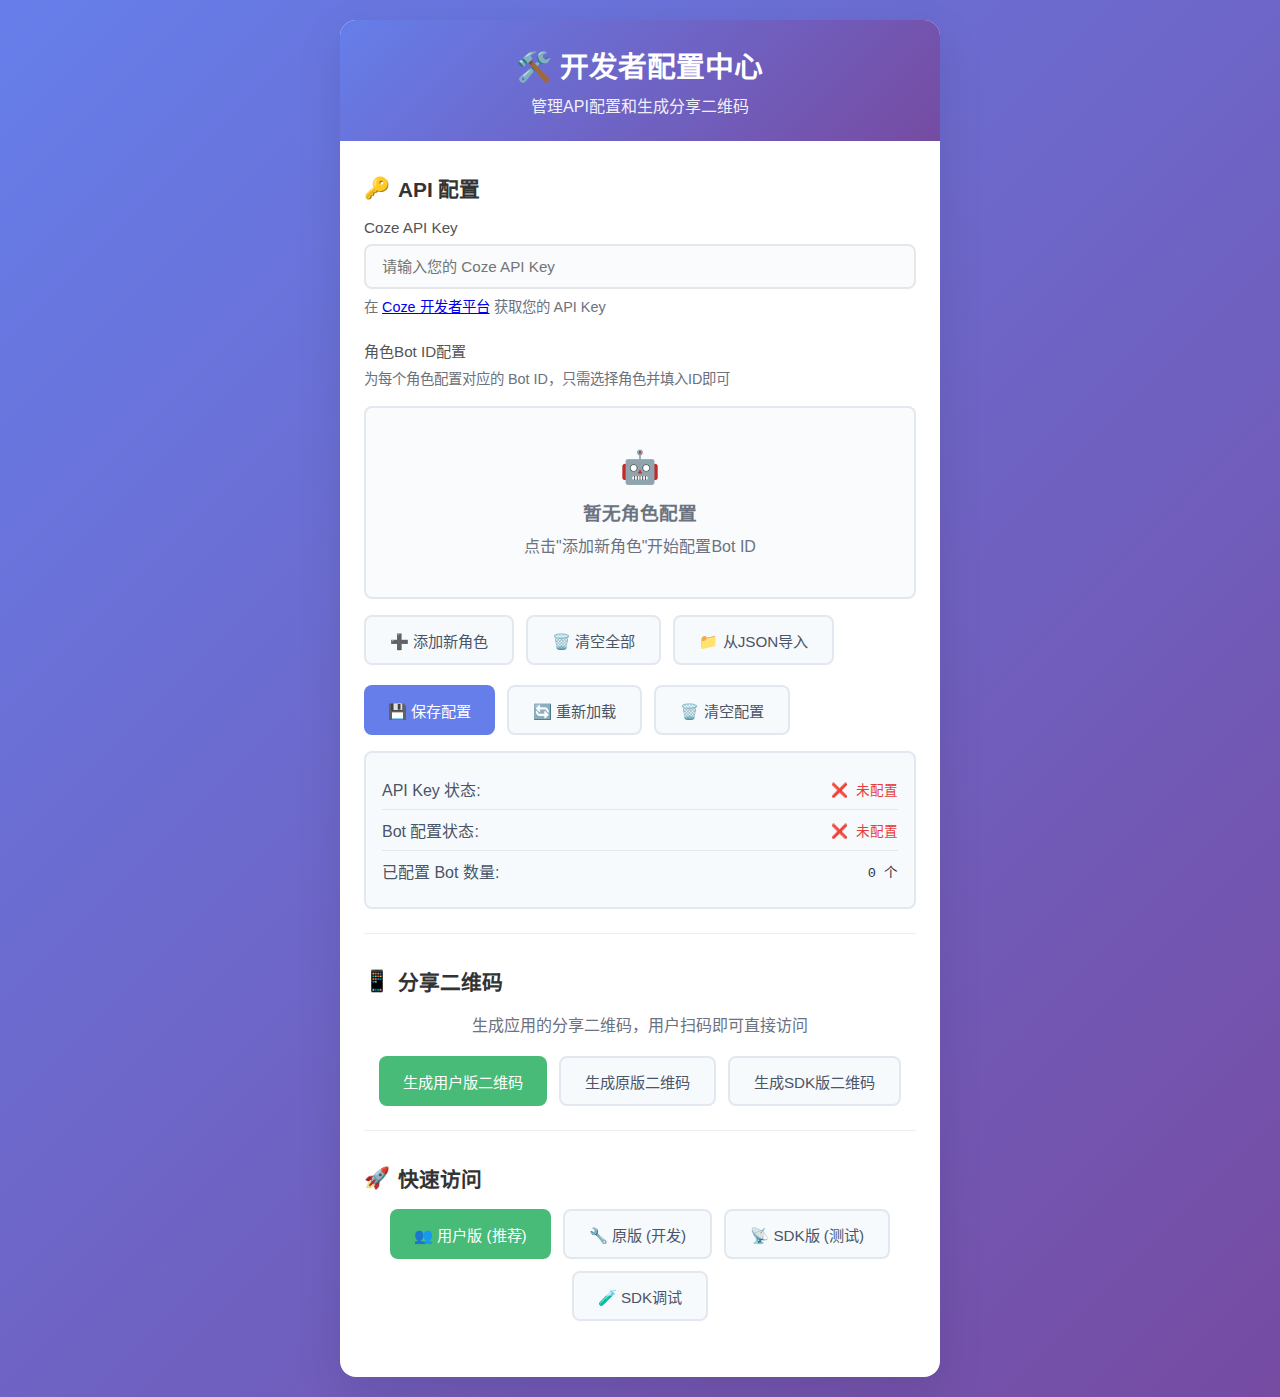
<file: admin-config.html>
<!DOCTYPE html>
<html lang="zh-CN">
<head>
    <meta charset="UTF-8">
    <meta name="viewport" content="width=device-width, initial-scale=1.0">
    <title>开发者配置中心</title>
    <style>
        * {
            margin: 0;
            padding: 0;
            box-sizing: border-box;
        }

        body {
            font-family: -apple-system, BlinkMacSystemFont, 'Segoe UI', 'PingFang SC', sans-serif;
            background: linear-gradient(135deg, #667eea 0%, #764ba2 100%);
            min-height: 100vh;
            padding: 20px;
        }

        .admin-container {
            max-width: 600px;
            width: 100%;
            margin: 0 auto;
            background: white;
            border-radius: 16px;
            box-shadow: 0 16px 48px rgba(0,0,0,0.1);
            overflow: hidden;
        }

        .admin-header {
            background: linear-gradient(135deg, #667eea 0%, #764ba2 100%);
            color: white;
            padding: 24px;
            text-align: center;
        }

        .admin-title {
            font-size: 1.8rem;
            font-weight: 600;
            margin-bottom: 8px;
        }

        .admin-subtitle {
            opacity: 0.9;
            font-size: 1rem;
        }

        .admin-content {
            padding: 32px 24px;
        }

        .section {
            margin-bottom: 32px;
            padding-bottom: 24px;
            border-bottom: 1px solid #eee;
        }

        .section:last-child {
            border-bottom: none;
            margin-bottom: 0;
        }

        .section-title {
            font-size: 1.3rem;
            font-weight: 600;
            color: #333;
            margin-bottom: 16px;
            display: flex;
            align-items: center;
            gap: 8px;
        }

        .form-group {
            margin-bottom: 20px;
        }

        .form-label {
            display: block;
            font-weight: 500;
            color: #555;
            margin-bottom: 8px;
            font-size: 0.95rem;
        }

        .form-input {
            width: 100%;
            padding: 12px 16px;
            border: 2px solid #e5e7eb;
            border-radius: 8px;
            font-size: 0.95rem;
            transition: border-color 200ms ease;
            background: #fafbfc;
        }

        .form-input:focus {
            outline: none;
            border-color: #667eea;
            background: white;
        }

        .form-textarea {
            min-height: 100px;
            resize: vertical;
            font-family: Monaco, monospace;
            font-size: 0.9rem;
        }

        .btn {
            display: inline-flex;
            align-items: center;
            gap: 8px;
            padding: 12px 24px;
            border: none;
            border-radius: 8px;
            font-size: 0.95rem;
            font-weight: 500;
            cursor: pointer;
            transition: all 200ms ease;
            text-decoration: none;
        }

        .btn-primary {
            background: #667eea;
            color: white;
        }

        .btn-primary:hover {
            background: #5a67d8;
            transform: translateY(-1px);
        }

        .btn-secondary {
            background: #f7fafc;
            color: #4a5568;
            border: 2px solid #e2e8f0;
        }

        .btn-secondary:hover {
            background: #edf2f7;
        }

        .btn-success {
            background: #48bb78;
            color: white;
        }

        .btn-success:hover {
            background: #38a169;
        }

        .status-display {
            background: #f7fafc;
            border: 2px solid #e2e8f0;
            border-radius: 8px;
            padding: 16px;
            margin-top: 16px;
        }

        .status-item {
            display: flex;
            justify-content: space-between;
            align-items: center;
            padding: 8px 0;
            border-bottom: 1px solid #e2e8f0;
        }

        .status-item:last-child {
            border-bottom: none;
        }

        .status-label {
            font-weight: 500;
            color: #4a5568;
        }

        .status-value {
            font-family: Monaco, monospace;
            font-size: 0.85rem;
            color: #2d3748;
        }

        .status-ok {
            color: #38a169;
        }

        .status-error {
            color: #e53e3e;
        }

        .qr-section {
            text-align: center;
        }

        .qr-code {
            display: inline-block;
            margin: 20px 0;
            padding: 16px;
            background: white;
            border-radius: 12px;
            box-shadow: 0 4px 12px rgba(0,0,0,0.1);
        }

        .qr-links {
            display: flex;
            gap: 12px;
            flex-wrap: wrap;
            justify-content: center;
            margin-top: 16px;
        }

        .help-text {
            font-size: 0.9rem;
            color: #6b7280;
            line-height: 1.5;
            margin-top: 8px;
        }

        .json-example {
            background: #f8f9fa;
            border: 1px solid #e9ecef;
            border-radius: 8px;
            padding: 12px;
            font-family: Monaco, monospace;
            font-size: 0.85rem;
            color: #495057;
            white-space: pre-wrap;
            margin-top: 8px;
        }

        .notification {
            position: fixed;
            top: 20px;
            right: 20px;
            padding: 16px 20px;
            border-radius: 8px;
            font-weight: 500;
            z-index: 1000;
            transform: translateX(100%);
            transition: transform 300ms ease;
        }

        .notification.show {
            transform: translateX(0);
        }

        .notification.success {
            background: #d4edda;
            color: #155724;
            border: 1px solid #c3e6cb;
        }

        .notification.error {
            background: #f8d7da;
            color: #721c24;
            border: 1px solid #f5c6cb;
        }

        .notification.info {
            background: #d1ecf1;
            color: #0c5460;
            border: 1px solid #b8daff;
        }

        /* 配置检查弹窗样式 */
        .config-overlay {
            position: fixed;
            top: 0;
            left: 0;
            right: 0;
            bottom: 0;
            background: rgba(0, 0, 0, 0.5);
            display: flex;
            align-items: center;
            justify-content: center;
            z-index: 1000;
            padding: 20px;
        }

        .config-modal {
            background: white;
            border-radius: 16px;
            max-width: 600px;
            width: 100%;
            max-height: 80vh;
            overflow-y: auto;
            box-shadow: 0 20px 60px rgba(0, 0, 0, 0.3);
        }

        .bot-config-details {
            padding: 24px;
        }

        .config-header {
            margin-bottom: 24px;
            padding-bottom: 16px;
            border-bottom: 2px solid #e5e7eb;
        }

        .config-header h3 {
            margin: 0;
            color: #333;
            font-size: 1.5rem;
            font-weight: 600;
        }

        .config-section {
            margin-bottom: 24px;
            padding: 16px;
            background: #f8f9fa;
            border-radius: 12px;
            border: 1px solid #e9ecef;
        }

        .config-section h4 {
            margin: 0 0 16px 0;
            color: #495057;
            font-size: 1.1rem;
            font-weight: 600;
        }

        .config-item {
            display: flex;
            align-items: flex-start;
            margin-bottom: 12px;
            padding: 8px 0;
        }

        .config-item:last-child {
            margin-bottom: 0;
        }

        .config-label {
            font-weight: 500;
            color: #6c757d;
            min-width: 80px;
            margin-right: 12px;
        }

        .config-value {
            flex: 1;
            color: #333;
        }

        .config-value.status-ok {
            color: #28a745;
            font-weight: 500;
        }

        .config-value.status-error {
            color: #dc3545;
            font-weight: 500;
        }

        .config-value.status-warning {
            color: #ffc107;
            font-weight: 500;
        }

        .config-json {
            background: #f1f3f4;
            border: 1px solid #dadce0;
            border-radius: 6px;
            padding: 12px;
            font-family: Monaco, Consolas, monospace;
            font-size: 0.85rem;
            overflow-x: auto;
            margin: 8px 0;
            white-space: pre-wrap;
        }

        .config-note {
            background: #e3f2fd;
            border: 1px solid #bbdefb;
            border-radius: 6px;
            padding: 12px;
            color: #1565c0;
            font-size: 0.9rem;
            margin: 8px 0;
        }

        .config-error {
            background: #ffebee;
            border: 1px solid #ffcdd2;
            border-radius: 6px;
            padding: 12px;
            color: #c62828;
            font-size: 0.9rem;
            margin: 8px 0;
        }

        .plugin-list {
            margin-top: 8px;
        }

        .plugin-item {
            background: white;
            border: 1px solid #dee2e6;
            border-radius: 6px;
            padding: 10px;
            margin-bottom: 8px;
            font-size: 0.9rem;
        }

        .plugin-item:last-child {
            margin-bottom: 0;
        }

        .plugin-item small {
            color: #6c757d;
            font-size: 0.8rem;
        }

        .config-actions {
            margin-top: 24px;
            padding-top: 16px;
            border-top: 1px solid #e5e7eb;
            display: flex;
            gap: 12px;
            justify-content: center;
        }

        .test-result {
            margin-top: 16px;
            padding: 16px;
            background: #f0fff4;
            border: 1px solid #c6f6d5;
            border-radius: 8px;
        }

        .test-result h4 {
            margin: 0 0 12px 0;
            color: #2d3748;
            font-size: 1rem;
        }

        .test-item {
            display: flex;
            align-items: center;
            margin-bottom: 8px;
        }

        .test-item:last-child {
            margin-bottom: 0;
        }

        /* 角色卡片中的检查按钮 */
        .character-actions {
            display: flex;
            gap: 8px;
            align-items: center;
            flex-wrap: wrap;
        }

        .character-config-item .character-actions {
            margin-left: auto;
        }

        .btn-small {
            padding: 6px 12px;
            font-size: 0.85rem;
            border-radius: 6px;
        }

        .btn-check {
            background: #17a2b8;
            color: white;
            font-size: 0.8rem;
        }

        .btn-check:hover {
            background: #138496;
        }

        .character-config-list {
            border: 2px solid #e2e8f0;
            border-radius: 8px;
            background: #fafbfc;
            max-height: 400px;
            overflow-y: auto;
        }

        .character-config-item {
            display: flex;
            align-items: flex-start;
            gap: 12px;
            padding: 16px;
            border-bottom: 1px solid #e2e8f0;
            background: white;
            margin: 8px;
            border-radius: 8px;
            box-shadow: 0 1px 3px rgba(0,0,0,0.1);
            flex-wrap: wrap;
        }

        .character-config-item:last-child {
            border-bottom: none;
        }

        .character-select {
            min-width: 120px;
            padding: 8px 12px;
            border: 1px solid #d1d5db;
            border-radius: 6px;
            font-size: 0.9rem;
            background: white;
        }

        .character-select:focus {
            outline: none;
            border-color: #667eea;
        }

        .bot-id-input, .voice-id-input {
            flex: 1;
            padding: 8px 12px;
            border: 1px solid #d1d5db;
            border-radius: 6px;
            font-size: 0.9rem;
            font-family: Monaco, monospace;
            margin-top: 4px;
        }

        .bot-id-input:focus, .voice-id-input:focus {
            outline: none;
            border-color: #667eea;
        }

        .voice-id-input {
            border-color: #28a745;
            background: #f8fff9;
        }

        .voice-id-input:focus {
            border-color: #28a745;
            box-shadow: 0 0 0 2px rgba(40, 167, 69, 0.1);
        }

        .remove-btn {
            background: #ef4444;
            color: white;
            border: none;
            border-radius: 4px;
            padding: 6px 12px;
            cursor: pointer;
            font-size: 0.8rem;
            transition: background 200ms ease;
        }

        .remove-btn:hover {
            background: #dc2626;
        }

        .character-avatar-mini {
            width: 32px;
            height: 32px;
            border-radius: 50%;
            object-fit: cover;
            border: 1px solid #e2e8f0;
        }

        .empty-config {
            text-align: center;
            padding: 40px 20px;
            color: #6b7280;
        }
    </style>
</head>
<body>
    <div class="admin-container">
        <div class="admin-header">
            <h1 class="admin-title">🛠️ 开发者配置中心</h1>
            <p class="admin-subtitle">管理API配置和生成分享二维码</p>
        </div>

        <div class="admin-content">
            <!-- API配置区域 -->
            <div class="section">
                <h2 class="section-title">
                    <span>🔑</span>
                    API 配置
                </h2>

                <div class="form-group">
                    <label class="form-label">Coze API Key</label>
                    <input type="password" id="apiKey" class="form-input" placeholder="请输入您的 Coze API Key">
                    <div class="help-text">
                        在 <a href="https://www.coze.cn/open/docs/developer_guides/coze_api_overview" target="_blank">Coze 开发者平台</a> 获取您的 API Key
                    </div>
                </div>

                <div class="form-group">
                    <label class="form-label">角色Bot ID配置</label>
                    <div class="help-text" style="margin-bottom: 16px;">
                        为每个角色配置对应的 Bot ID，只需选择角色并填入ID即可
                    </div>
                    
                    <div id="character-config-list" class="character-config-list">
                        <!-- 角色配置项将通过JS动态生成 -->
                    </div>

                    <div style="margin-top: 16px; display: flex; gap: 12px; flex-wrap: wrap;">
                        <button type="button" class="btn btn-secondary" onclick="addNewCharacterConfig()">
                            ➕ 添加新角色
                        </button>
                        <button type="button" class="btn btn-secondary" onclick="clearAllConfigs()">
                            🗑️ 清空全部
                        </button>
                        <button type="button" class="btn btn-secondary" onclick="importFromJSON()">
                            📁 从JSON导入
                        </button>
                    </div>
                </div>

                <div style="display: flex; gap: 12px; flex-wrap: wrap;">
                    <button class="btn btn-primary" onclick="saveConfig()">
                        💾 保存配置
                    </button>
                    <button class="btn btn-secondary" onclick="loadConfig()">
                        🔄 重新加载
                    </button>
                    <button class="btn btn-secondary" onclick="clearConfig()">
                        🗑️ 清空配置
                    </button>
                </div>

                <div class="status-display">
                    <div class="status-item">
                        <span class="status-label">API Key 状态:</span>
                        <span id="apiKeyStatus" class="status-value status-error">未配置</span>
                    </div>
                    <div class="status-item">
                        <span class="status-label">Bot 配置状态:</span>
                        <span id="botConfigStatus" class="status-value status-error">未配置</span>
                    </div>
                    <div class="status-item">
                        <span class="status-label">已配置 Bot 数量:</span>
                        <span id="botCountStatus" class="status-value">0</span>
                    </div>
                </div>
            </div>

            <!-- 二维码生成区域 -->
            <div class="section">
                <h2 class="section-title">
                    <span>📱</span>
                    分享二维码
                </h2>

                <div class="qr-section">
                    <p style="margin-bottom: 20px; color: #6b7280;">
                        生成应用的分享二维码，用户扫码即可直接访问
                    </p>

                    <div class="qr-links">
                        <button class="btn btn-success" onclick="generateQR('user')">
                            生成用户版二维码
                        </button>
                        <button class="btn btn-secondary" onclick="generateQR('original')">
                            生成原版二维码
                        </button>
                        <button class="btn btn-secondary" onclick="generateQR('sdk')">
                            生成SDK版二维码
                        </button>
                    </div>

                    <div id="qrCodeContainer">
                        <!-- 二维码将在这里显示 -->
                    </div>
                </div>
            </div>

            <!-- 快速访问区域 -->
            <div class="section">
                <h2 class="section-title">
                    <span>🚀</span>
                    快速访问
                </h2>

                <div style="display: flex; gap: 12px; flex-wrap: wrap; justify-content: center;">
                    <a href="clean-user-version.html" class="btn btn-success" target="_blank">
                        👥 用户版 (推荐)
                    </a>
                    <a href="index.html" class="btn btn-secondary" target="_blank">
                        🔧 原版 (开发)
                    </a>
                    <a href="index-coze-sdk.html" class="btn btn-secondary" target="_blank">
                        📡 SDK版 (测试)
                    </a>
                    <a href="simple-sdk-test.html" class="btn btn-secondary" target="_blank">
                        🧪 SDK调试
                    </a>
                </div>
            </div>
        </div>
    </div>

    <div id="notification" class="notification">
        消息内容
    </div>

    <script>
        // 18个角色数据
        const CHARACTERS = [
            { id: 'libai', name: '李白', period: '唐朝 (701-762)', avatar: 'images/李白.png' },
            { id: 'luxun', name: '鲁迅', period: '近现代 (1881-1936)', avatar: 'images/鲁迅.png' },
            { id: 'edison', name: '爱迪生', period: '近现代 (1847-1931)', avatar: 'images/爱迪生.png' },
            { id: 'faraday', name: '法拉第', period: '近现代 (1791-1867)', avatar: 'images/法拉第.png' },
            { id: 'luobinwang', name: '骆宾王', period: '唐朝 (约640-684)', avatar: 'images/骆宾王.png' },
            { id: 'wangwei', name: '王维', period: '唐朝 (701-761)', avatar: 'images/王维.png' },
            { id: 'yeshengtao', name: '叶圣陶', period: '现代 (1894-1988)', avatar: 'images/叶圣陶.png' },
            { id: 'menghaoran', name: '孟浩然', period: '唐朝 (689-740)', avatar: 'images/孟浩然.png' },
            { id: 'baijuyi', name: '白居易', period: '唐朝 (772-846)', avatar: 'images/白居易.png' },
            { id: 'yangwanli', name: '杨万里', period: '南宋 (1127-1206)', avatar: 'images/杨万里.png' },
            { id: 'jiadao', name: '贾岛', period: '唐朝 (779-843)', avatar: 'images/贾岛.png' },
            { id: 'quyuan', name: '屈原', period: '战国 (约340-278BC)', avatar: 'images/屈原.png' },
            { id: 'zhukezhen', name: '竺可桢', period: '现代 (1890-1974)', avatar: 'images/竺可桢.png' },
            { id: 'shenkuo', name: '沈括', period: '北宋 (1031-1095)', avatar: 'images/沈括.png' },
            { id: 'tuyouyou', name: '屠呦呦', period: '现代 (1930-)', avatar: 'images/屠呦呦.png' },
            { id: 'newton', name: '牛顿', period: '近现代 (1643-1727)', avatar: 'images/牛顿.png' },
            { id: 'galileo', name: '伽利略', period: '近现代 (1564-1642)', avatar: 'images/伽利略.png' },
            { id: 'nieer', name: '聂耳', period: '现代 (1912-1935)', avatar: 'images/聂耳.png' }
        ];

        // 页面加载时自动加载配置
        document.addEventListener('DOMContentLoaded', function() {
            loadConfig();
            renderCharacterConfigs();
        });

        // 显示通知
        function showNotification(message, type = 'success') {
            const notification = document.getElementById('notification');
            notification.textContent = message;
            notification.className = `notification ${type}`;
            notification.classList.add('show');

            setTimeout(() => {
                notification.classList.remove('show');
            }, 3000);
        }

        // 保存配置
        function saveConfig() {
            const apiKey = document.getElementById('apiKey').value.trim();

            // 验证API Key
            if (!apiKey) {
                showNotification('请输入 API Key', 'error');
                return;
            }

            // 收集角色配置
            const botConfig = collectCharacterConfigs();

            // 保存到 localStorage
            localStorage.setItem('coze_api_key', apiKey);
            localStorage.setItem('bot_map', JSON.stringify(botConfig));

            showNotification('配置保存成功！');
            updateStatus();
        }

        // 加载配置
        function loadConfig() {
            const apiKey = localStorage.getItem('coze_api_key') || '';
            document.getElementById('apiKey').value = apiKey;
            updateStatus();
        }

        // 清空配置
        function clearConfig() {
            if (confirm('确定要清空所有配置吗？此操作不可撤销。')) {
                localStorage.removeItem('coze_api_key');
                localStorage.removeItem('bot_map');
                document.getElementById('apiKey').value = '';
                showNotification('配置已清空', 'error');
                renderCharacterConfigs();
                updateStatus();
            }
        }

        // 渲染角色配置界面
        function renderCharacterConfigs() {
            const container = document.getElementById('character-config-list');
            const botMap = JSON.parse(localStorage.getItem('bot_map') || '{}');
            
            // 如果没有配置，显示空状态
            if (Object.keys(botMap).length === 0) {
                container.innerHTML = `
                    <div class="empty-config">
                        <div style="font-size: 2rem; margin-bottom: 12px;">🤖</div>
                        <h3 style="margin-bottom: 8px;">暂无角色配置</h3>
                        <p>点击"添加新角色"开始配置Bot ID</p>
                    </div>
                `;
                return;
            }

            container.innerHTML = '';
            
            // 为每个已配置的角色创建配置项
            Object.keys(botMap).forEach(characterId => {
                const character = CHARACTERS.find(c => c.id === characterId);
                const botId = botMap[characterId];
                
                if (character) {
                    container.appendChild(createCharacterConfigItem(character, botId));
                }
            });
        }

        // 创建角色配置项
        function createCharacterConfigItem(character, botId = '') {
            const item = document.createElement('div');
            item.className = 'character-config-item';
            item.setAttribute('data-character-id', character.id);
            
            item.innerHTML = `
                <img class="character-avatar-mini" src="${character.avatar}" alt="${character.name}" onerror="this.style.display='none'">
                <div style="min-width: 100px;">
                    <div style="font-weight: 600; color: #333;">${character.name}</div>
                    <div style="font-size: 0.8rem; color: #666;">${character.period}</div>
                </div>
                <input type="text" 
                       class="bot-id-input" 
                       placeholder="请输入Bot ID (如: 73428668xxxxx)" 
                       value="${botId}"
                       onchange="updateCharacterConfig('${character.id}', this.value)">
                <input type="text" 
                       class="voice-id-input" 
                       placeholder="语音ID (如: 7481299960424579126)" 
                       value="${getCharacterVoiceId(character.id)}"
                       onchange="updateCharacterVoiceId('${character.id}', this.value)"
                       title="从智能体配置中获取的voice_id，用于Coze TTS">
                <div class="character-actions">
                    <button class="btn btn-check btn-small" onclick="testBotConfiguration('${character.id}')">
                        🔍 检查配置
                    </button>
                    <button class="btn btn-check btn-small" onclick="previewCharacterVoice('${character.id}')" style="background: #28a745;">
                        🎭 预览角色音色
                    </button>
                    <button class="remove-btn" onclick="removeCharacterConfig('${character.id}')">
                        删除
                    </button>
                </div>
            `;
            
            return item;
        }

        // 添加新角色配置
        function addNewCharacterConfig() {
            const botMap = JSON.parse(localStorage.getItem('bot_map') || '{}');
            const configuredIds = Object.keys(botMap);
            const availableCharacters = CHARACTERS.filter(c => !configuredIds.includes(c.id));
            
            if (availableCharacters.length === 0) {
                showNotification('所有角色都已配置！', 'error');
                return;
            }

            // 创建选择对话框
            const characterOptions = availableCharacters.map(c => 
                `<option value="${c.id}">${c.name} (${c.period})</option>`
            ).join('');

            const dialog = document.createElement('div');
            dialog.style.cssText = `
                position: fixed; top: 0; left: 0; right: 0; bottom: 0;
                background: rgba(0,0,0,0.5); z-index: 1001;
                display: flex; align-items: center; justify-content: center;
            `;
            
            dialog.innerHTML = `
                <div style="
                    background: white; border-radius: 12px; padding: 24px;
                    max-width: 400px; width: 90%; box-shadow: 0 8px 32px rgba(0,0,0,0.2);
                ">
                    <h3 style="margin: 0 0 16px 0;">选择要配置的角色</h3>
                    <select id="characterSelect" style="
                        width: 100%; padding: 12px; border: 2px solid #e5e7eb;
                        border-radius: 8px; font-size: 1rem; margin-bottom: 20px;
                    ">
                        ${characterOptions}
                    </select>
                    <div style="display: flex; gap: 12px; justify-content: flex-end;">
                        <button onclick="closeAddCharacterDialog()" 
                                style="padding: 8px 16px; border: 1px solid #ccc; background: white; border-radius: 6px; cursor: pointer;">
                            取消
                        </button>
                        <button onclick="confirmAddCharacter()" 
                                style="padding: 8px 16px; border: none; background: #667eea; color: white; border-radius: 6px; cursor: pointer;">
                            确定
                        </button>
                    </div>
                </div>
            `;

            // 点击背景关闭对话框
            dialog.onclick = function(e) {
                if (e.target === dialog) {
                    closeAddCharacterDialog();
                }
            };

            // ESC键关闭对话框
            const handleEscape = function(e) {
                if (e.key === 'Escape') {
                    closeAddCharacterDialog();
                    document.removeEventListener('keydown', handleEscape);
                }
            };
            document.addEventListener('keydown', handleEscape);

            document.body.appendChild(dialog);
        }

        // 关闭添加角色对话框
        function closeAddCharacterDialog() {
            const dialog = document.querySelector('div[style*="rgba(0,0,0,0.5)"]');
            if (dialog) {
                try {
                    // 移除ESC键监听器
                    document.removeEventListener('keydown', function() {});
                    
                    // 添加淡出动画
                    dialog.style.transition = 'opacity 200ms ease';
                    dialog.style.opacity = '0';
                    
                    setTimeout(() => {
                        if (dialog && document.body.contains(dialog)) {
                            document.body.removeChild(dialog);
                        }
                    }, 200);
                } catch (e) {
                    console.error('关闭对话框时出错:', e);
                    // 强制移除
                    if (dialog && document.body.contains(dialog)) {
                        document.body.removeChild(dialog);
                    }
                }
            }
        }

        // 确认添加角色
        function confirmAddCharacter() {
            const select = document.getElementById('characterSelect');
            
            if (!select) {
                console.error('无法找到选择器');
                showNotification('选择器错误，请重试', 'error');
                closeAddCharacterDialog();
                return;
            }
            
            const characterId = select.value;
            const character = CHARACTERS.find(c => c.id === characterId);
            
            if (character) {
                const botMap = JSON.parse(localStorage.getItem('bot_map') || '{}');
                botMap[characterId] = '';
                localStorage.setItem('bot_map', JSON.stringify(botMap));
                
                renderCharacterConfigs();
                updateStatus();
                showNotification(`已添加 ${character.name} 配置项`);
            }
            
            // 使用统一的关闭方法
            closeAddCharacterDialog();
        }

        // 更新角色配置
        function updateCharacterConfig(characterId, botId) {
            const botMap = JSON.parse(localStorage.getItem('bot_map') || '{}');
            
            if (botId.trim()) {
                botMap[characterId] = botId.trim();
            } else {
                delete botMap[characterId];
            }
            
            localStorage.setItem('bot_map', JSON.stringify(botMap));
            updateStatus();
        }

        // 删除角色配置
        function removeCharacterConfig(characterId) {
            const character = CHARACTERS.find(c => c.id === characterId);
            if (confirm(`确定要删除 ${character?.name} 的配置吗？`)) {
                const botMap = JSON.parse(localStorage.getItem('bot_map') || '{}');
                delete botMap[characterId];
                localStorage.setItem('bot_map', JSON.stringify(botMap));
                
                renderCharacterConfigs();
                updateStatus();
                showNotification(`已删除 ${character?.name} 的配置`);
            }
        }

        // 清空所有配置
        function clearAllConfigs() {
            if (confirm('确定要清空所有角色配置吗？此操作不可撤销。')) {
                localStorage.setItem('bot_map', '{}');
                renderCharacterConfigs();
                updateStatus();
                showNotification('已清空所有角色配置', 'error');
            }
        }

        // 从JSON导入
        function importFromJSON() {
            const jsonText = prompt('请粘贴JSON格式的配置:\n\n示例:\n{"libai": "73428668xxxxx", "luxun": "73428668xxxxx"}');
            
            if (jsonText) {
                try {
                    const config = JSON.parse(jsonText);
                    localStorage.setItem('bot_map', JSON.stringify(config));
                    renderCharacterConfigs();
                    updateStatus();
                    showNotification('JSON配置导入成功！');
                } catch (e) {
                    showNotification('JSON格式错误，请检查后重试', 'error');
                }
            }
        }

        // 收集当前角色配置
        function collectCharacterConfigs() {
            const botMap = {};
            const configItems = document.querySelectorAll('.character-config-item');
            
            configItems.forEach(item => {
                const characterId = item.getAttribute('data-character-id');
                const botIdInput = item.querySelector('.bot-id-input');
                const botId = botIdInput.value.trim();
                
                if (botId) {
                    botMap[characterId] = botId;
                }
            });
            
            return botMap;
        }

        // 更新状态显示
        function updateStatus() {
            const apiKey = localStorage.getItem('coze_api_key');
            const botMap = localStorage.getItem('bot_map');

            // API Key 状态
            const apiKeyStatus = document.getElementById('apiKeyStatus');
            if (apiKey && apiKey !== 'YOUR_COZE_API_KEY') {
                apiKeyStatus.textContent = '✅ 已配置 (' + apiKey.substring(0, 10) + '...)';
                apiKeyStatus.className = 'status-value status-ok';
            } else {
                apiKeyStatus.textContent = '❌ 未配置';
                apiKeyStatus.className = 'status-value status-error';
            }

            // Bot 配置状态
            const botConfigStatus = document.getElementById('botConfigStatus');
            const botCountStatus = document.getElementById('botCountStatus');
            
            try {
                const config = JSON.parse(botMap || '{}');
                const configuredBots = Object.keys(config).filter(key => 
                    config[key] && !config[key].startsWith('YOUR_')
                );
                
                if (configuredBots.length > 0) {
                    botConfigStatus.textContent = '✅ 已配置';
                    botConfigStatus.className = 'status-value status-ok';
                    botCountStatus.textContent = configuredBots.length + ' 个';
                } else {
                    botConfigStatus.textContent = '❌ 未配置';
                    botConfigStatus.className = 'status-value status-error';
                    botCountStatus.textContent = '0 个';
                }
            } catch (e) {
                botConfigStatus.textContent = '❌ 格式错误';
                botConfigStatus.className = 'status-value status-error';
                botCountStatus.textContent = '0 个';
            }
        }

        // 获取智能体完整配置
        async function getBotConfiguration(botId, apiKey) {
            try {
                console.log(`🔍 检查智能体配置: ${botId}`);
                
                // 🚨 检测是否在浏览器环境中遇到CORS问题
                if (window.location.protocol === 'file:' || window.location.origin === 'null') {
                    console.warn('⚠️ 检测到本地文件环境，可能遇到CORS限制');
                }
                
                const response = await fetch(`https://api.coze.cn/open_api/v2/bots/${botId}`, {
                    headers: {
                        'Authorization': `Bearer ${apiKey}`,
                        'Content-Type': 'application/json'
                    }
                });

                if (!response.ok) {
                    throw new Error(`HTTP ${response.status}: ${response.statusText}`);
                }

                const result = await response.json();
                console.log('🔍 智能体配置API完整响应:', result);
                console.log('🔍 响应状态:', response.status, response.statusText);
                console.log('🔍 原始数据结构:', JSON.stringify(result, null, 2));
                
                if (result.code !== 0) {
                    throw new Error(`API错误 ${result.code}: ${result.msg}`);
                }

                const botData = result.data;
                
                // 🔍 详细字段检测 - 尝试多种可能的字段名
                console.log('🔍 检测所有可能的配置字段:', Object.keys(botData));
                
                // 音色配置 - 修正字段名
                const voiceConfig = botData.voice_info_list || botData.voice_setting || botData.voice_config || null;
                const hasVoice = !!(voiceConfig && voiceConfig.length > 0);
                
                // 插件配置 - 确认字段名正确
                const pluginList = botData.plugin_info_list || [];
                
                // 模型配置 - 尝试多种字段名  
                const modelName = botData.model_info?.model_name || 
                                 botData.model?.name || 
                                 botData.model_name || 
                                 botData.llm_model || '未知模型';
                
                // 工具配置 - 尝试多种字段名
                const toolList = botData.tool_info_list || botData.tools || botData.tool_list || [];
                
                // 分析配置信息
                const configInfo = {
                    basic: {
                        name: botData.name || botData.bot_name || '未知',
                        description: botData.description || botData.desc || '无描述',
                        icon_url: botData.icon_url || botData.avatar || '',
                    },
                    voice: {
                        hasVoice: hasVoice,
                        voiceConfig: voiceConfig,
                        voiceInfo: voiceConfig ? {
                            voiceId: voiceConfig[0]?.voice_id,
                            language: voiceConfig[0]?.language_code,
                            count: voiceConfig.length
                        } : null
                    },
                    plugins: {
                        count: pluginList.length,
                        list: pluginList,
                        pluginNames: pluginList.map(p => p.name).join(', ')
                    },
                    model: {
                        name: modelName,
                        config: botData.model_info || botData.model || null
                    },
                    tools: {
                        count: toolList.length,
                        list: toolList,
                        rawFields: {
                            tool_info_list: botData.tool_info_list,
                            tools: botData.tools,
                            tool_list: botData.tool_list
                        }
                    },
                    // 添加所有原始数据用于调试
                    rawData: botData
                };

                console.log('📊 智能体配置分析:', configInfo);
                return configInfo;

            } catch (error) {
                console.error('❌ 获取智能体配置失败:', error);
                
                // 🚨 CORS错误特殊处理
                if (error.message.includes('CORS') || error.message.includes('fetch')) {
                    console.log('🔧 CORS错误检测，提供解决方案提示');
                    return {
                        error: 'CORS限制',
                        corsError: true,
                        basic: { name: '无法直接检查', description: 'CORS安全限制阻止浏览器直接访问API' },
                        voice: { hasVoice: null, voiceConfig: null },
                        plugins: { count: null, list: [] },
                        model: { name: '无法检查', config: null },
                        tools: { count: null, list: [] },
                        solution: 'playground'
                    };
                }
                
                return {
                    error: error.message,
                    basic: { name: '获取失败', description: error.message },
                    voice: { hasVoice: false, voiceConfig: null },
                    plugins: { count: 0, list: [] },
                    model: { name: '未知', config: null },
                    tools: { count: 0, list: [] }
                };
            }
        }

        // 测试智能体配置
        async function testBotConfiguration(characterId) {
            const apiKey = localStorage.getItem('coze_api_key');
            const botMap = JSON.parse(localStorage.getItem('bot_map') || '{}');
            const botId = botMap[characterId];

            if (!apiKey || apiKey === 'YOUR_COZE_API_KEY') {
                showNotification('❌ 请先配置 API Key', 'error');
                return;
            }

            if (!botId || botId.startsWith('YOUR_')) {
                showNotification('❌ 请先配置该角色的 Bot ID', 'error');
                return;
            }

            showNotification('🔍 正在检查智能体配置...', 'info');

            try {
                const config = await getBotConfiguration(botId, apiKey);
                
                // 显示配置详情
                showBotConfigDetails(characterId, botId, config);
                
            } catch (error) {
                console.error('测试失败:', error);
                showNotification('❌ 配置检查失败: ' + error.message, 'error');
            }
        }

        // 显示智能体配置详情
        function showBotConfigDetails(characterId, botId, config) {
            const detailsHtml = `
                <div class="bot-config-details">
                    <div class="config-header">
                        <h3>🤖 ${config.basic.name} 配置详情</h3>
                        <p style="color: #666; margin-top: 4px;">Bot ID: ${botId}</p>
                    </div>
                    
                    <div class="config-section">
                        <h4>🔊 音色配置</h4>
                        <div class="config-item">
                            <span class="config-label">状态:</span>
                            <span class="config-value ${config.voice.hasVoice ? 'status-ok' : 'status-error'}">
                                ${config.voice.hasVoice ? '✅ 已配置音色' : '❌ 未配置音色'}
                            </span>
                        </div>
                        ${config.voice.hasVoice ? `
                            <div class="config-item">
                                <span class="config-label">音色ID:</span>
                                <span class="config-value">${config.voice.voiceInfo?.voiceId || '未知'}</span>
                            </div>
                            <div class="config-item">
                                <span class="config-label">语言:</span>
                                <span class="config-value">${config.voice.voiceInfo?.language || '未知'}</span>
                            </div>
                            <div class="config-item">
                                <span class="config-label">详情:</span>
                                <pre class="config-json">${JSON.stringify(config.voice.voiceConfig, null, 2)}</pre>
                            </div>
                        ` : `
                            <div class="config-note">💡 在Coze平台为该智能体配置音色后，API调用将自动包含语音功能</div>
                        `}
                    </div>

                    <div class="config-section">
                        <h4>🔌 插件配置</h4>
                        <div class="config-item">
                            <span class="config-label">数量:</span>
                            <span class="config-value">${config.plugins.count} 个插件</span>
                        </div>
                        ${config.plugins.count > 0 ? `
                            <div class="config-item">
                                <span class="config-label">插件名称:</span>
                                <span class="config-value">${config.plugins.pluginNames}</span>
                            </div>
                            <div class="config-item">
                                <span class="config-label">插件列表:</span>
                                <div class="plugin-list">
                                    ${config.plugins.list.map(plugin => `
                                        <div class="plugin-item">
                                            📌 ${plugin.name || '未知插件'}
                                            ${plugin.description ? `<br><small>${plugin.description.substring(0, 100)}...</small>` : ''}
                                        </div>
                                    `).join('')}
                                </div>
                            </div>
                        ` : `
                            <div class="config-note">💡 该智能体未配置插件</div>
                        `}
                    </div>

                    <div class="config-section">
                        <h4>🧠 模型配置</h4>
                        <div class="config-item">
                            <span class="config-label">模型:</span>
                            <span class="config-value">${config.model.name}</span>
                        </div>
                    </div>

                    <div class="config-section">
                        <h4>🛠️ 工具函数</h4>
                        <div class="config-item">
                            <span class="config-label">数量:</span>
                            <span class="config-value">${config.tools.count} 个工具</span>
                        </div>
                    </div>

                    ${config.error ? `
                        <div class="config-section">
                            <h4>⚠️ ${config.corsError ? 'CORS限制问题' : '错误信息'}</h4>
                            <div class="config-error">${config.error}</div>
                            ${config.corsError ? `
                                <div class="config-note">
                                    🔧 <strong>解决方案：</strong><br>
                                    1. 使用 <a href="https://www.coze.cn/open/playground/conversation_create" target="_blank">Coze Playground</a> 测试API<br>
                                    2. 部署到真实服务器（非本地文件）<br>
                                    3. 在Playground中确认配置正常后，用户版应该能正常工作
                                </div>
                            ` : ''}
                        </div>
                    ` : ''}

                    <div class="config-actions">
                        <button class="btn btn-primary" onclick="testAPICall('${characterId}', '${botId}')">
                            🧪 测试API调用
                        </button>
                        <button class="btn btn-secondary" onclick="closeConfigDetails()">
                            关闭
                        </button>
                    </div>
                </div>
            `;

            // 创建弹窗显示详情
            const overlay = document.createElement('div');
            overlay.className = 'config-overlay';
            overlay.innerHTML = `
                <div class="config-modal">
                    ${detailsHtml}
                </div>
            `;

            document.body.appendChild(overlay);

            // 点击背景关闭
            overlay.addEventListener('click', (e) => {
                if (e.target === overlay) {
                    closeConfigDetails();
                }
            });
        }

        // 测试API调用
        async function testAPICall(characterId, botId) {
            const apiKey = localStorage.getItem('coze_api_key');
            
            showNotification('🧪 正在测试API调用...', 'info');

            try {
                const testMessage = "请简单介绍一下你自己";
                
                const response = await fetch('https://api.coze.cn/open_api/v2/chat', {
                    method: 'POST',
                    headers: {
                        'Authorization': `Bearer ${apiKey}`,
                        'Content-Type': 'application/json',
                    },
                    body: JSON.stringify({
                        bot_id: botId,
                        user: 'test_user_123',
                        query: testMessage,
                        stream: false
                    })
                });

                if (!response.ok) {
                    throw new Error(`HTTP ${response.status}: ${response.statusText}`);
                }

                const data = await response.json();
                console.log('🧪 API测试响应:', data);

                if (data.code !== 0) {
                    throw new Error(`API错误 ${data.code}: ${data.msg}`);
                }

                // 检查响应中的音频信息
                let hasAudio = false;
                let audioInfo = '';
                
                if (data.messages) {
                    data.messages.forEach(msg => {
                        if (msg.content_type === 'audio' || msg.audio_url) {
                            hasAudio = true;
                            audioInfo += `🔊 发现音频: ${msg.audio_url || '音频数据'}\n`;
                        }
                    });
                }

                showNotification(`✅ API调用成功！${hasAudio ? ' 包含音频数据' : ' 无音频数据'}`, 'success');
                
                // 更新配置详情显示测试结果
                const resultHtml = `
                    <div class="test-result">
                        <h4>🧪 API测试结果</h4>
                        <div class="test-item">
                            <span class="config-label">状态:</span>
                            <span class="config-value status-ok">✅ 调用成功</span>
                        </div>
                        <div class="test-item">
                            <span class="config-label">音频:</span>
                            <span class="config-value ${hasAudio ? 'status-ok' : 'status-warning'}">
                                ${hasAudio ? '✅ 包含音频数据' : '⚠️ 未检测到音频'}
                            </span>
                        </div>
                        ${audioInfo ? `<div class="test-item"><pre class="config-json">${audioInfo}</pre></div>` : ''}
                        <div class="test-item">
                            <span class="config-label">响应消息数:</span>
                            <span class="config-value">${data.messages ? data.messages.length : 0} 条</span>
                        </div>
                    </div>
                `;

                // 在配置详情中添加测试结果
                const configModal = document.querySelector('.config-modal .bot-config-details');
                if (configModal) {
                    const existingResult = configModal.querySelector('.test-result');
                    if (existingResult) {
                        existingResult.remove();
                    }
                    configModal.insertAdjacentHTML('beforeend', resultHtml);
                }

            } catch (error) {
                console.error('❌ API测试失败:', error);
                showNotification('❌ API测试失败: ' + error.message, 'error');
            }
        }

        // 关闭配置详情
        function closeConfigDetails() {
            const overlay = document.querySelector('.config-overlay');
            if (overlay) {
                overlay.remove();
            }
        }

        // 🎵 语音ID管理函数
        function getCharacterVoiceId(characterId) {
            const voiceMap = JSON.parse(localStorage.getItem('character_voice_map') || '{}');
            return voiceMap[characterId] || '';
        }

        function updateCharacterVoiceId(characterId, voiceId) {
            const voiceMap = JSON.parse(localStorage.getItem('character_voice_map') || '{}');
            if (voiceId.trim()) {
                voiceMap[characterId] = voiceId.trim();
            } else {
                delete voiceMap[characterId];
            }
            localStorage.setItem('character_voice_map', JSON.stringify(voiceMap));
            console.log(`✅ 已更新 ${characterId} 的语音ID: ${voiceId}`);
            showNotification(`语音ID已更新！`);
        }

        // 🎭 预览角色音色（使用浏览器TTS）
        function previewCharacterVoice(characterId) {
            // 获取角色信息
            const characterName = {
                'libai': '李白',
                'luxun': '鲁迅', 
                'edison': '爱迪生',
                'faraday': '法拉第'
            }[characterId] || characterId;

            // 角色专属测试文本
            const testTexts = {
                'libai': '你好，我是李白，人称诗仙。天生我材必有用，千金散尽还复来！',
                'luxun': '你好，我是鲁迅。横眉冷对千夫指，俯首甘为孺子牛。',
                'edison': '你好，我是爱迪生。天才是百分之一的灵感加上百分之九十九的汗水。',
                'faraday': '你好，我是法拉第。Nothing is too wonderful to be true.'
            };

            const testText = testTexts[characterId] || `你好，我是${characterName}，这是角色音色预览。`;

            showNotification('🎭 正在预览角色音色...', 'info');

            // 模拟角色语音设置
            const voiceProfiles = {
                'libai': { rate: 0.85, pitch: 1.2, description: '豪放诗人音色' },
                'luxun': { rate: 0.7, pitch: 0.9, description: '文学家音色' },
                'edison': { rate: 0.8, pitch: 1.1, description: '发明家音色' },
                'faraday': { rate: 0.75, pitch: 1.0, description: '科学家音色' }
            };

            const profile = voiceProfiles[characterId] || { rate: 0.8, pitch: 1.0, description: '默认音色' };

            if ('speechSynthesis' in window) {
                // 停止当前播放
                speechSynthesis.cancel();

                const utterance = new SpeechSynthesisUtterance(testText);
                utterance.lang = 'zh-CN';
                utterance.rate = profile.rate;
                utterance.pitch = profile.pitch;
                utterance.volume = 1.0;

                // 选择最佳中文语音
                const voices = speechSynthesis.getVoices();
                const chineseVoices = voices.filter(voice => 
                    voice.lang.includes('zh') || voice.lang.includes('CN')
                );

                if (chineseVoices.length > 0) {
                    // 优先选择男声
                    const maleVoice = chineseVoices.find(voice => 
                        !voice.name.includes('Female') && !voice.name.includes('女')
                    ) || chineseVoices[0];
                    
                    utterance.voice = maleVoice;
                }

                utterance.onstart = () => {
                    showNotification(`🎭 正在播放${characterName}的${profile.description}`, 'info');
                };

                utterance.onend = () => {
                    showNotification(`✅ ${characterName}音色预览完成！`, 'success');
                };

                utterance.onerror = () => {
                    showNotification('❌ 音色预览失败', 'error');
                };

                speechSynthesis.speak(utterance);
            } else {
                showNotification('❌ 您的浏览器不支持语音功能', 'error');
            }
        }

        // 生成二维码
        function generateQR(version) {
            const baseUrl = window.location.origin + window.location.pathname.replace('admin-config.html', '');
            
            let targetUrl;
            let title;
            
            switch (version) {
                case 'user':
                    targetUrl = baseUrl + 'clean-user-version.html';
                    title = '用户版应用';
                    break;
                case 'original':
                    targetUrl = baseUrl + 'index.html';
                    title = '原版应用';
                    break;
                case 'sdk':
                    targetUrl = baseUrl + 'index-coze-sdk.html';
                    title = 'SDK版应用';
                    break;
                default:
                    return;
            }

            const qrUrl = `https://api.qrserver.com/v1/create-qr-code/?size=200x200&data=${encodeURIComponent(targetUrl)}`;
            
            const qrContainer = document.getElementById('qrCodeContainer');
            qrContainer.innerHTML = `
                <div class="qr-code">
                    <h3 style="margin-bottom: 16px; color: #333;">${title}</h3>
                    <img src="${qrUrl}" alt="二维码" style="display: block; margin: 0 auto;">
                    <p style="margin-top: 12px; font-size: 0.9rem; color: #666;">
                        扫描二维码访问应用
                    </p>
                    <div style="margin-top: 16px; padding: 12px; background: #f8f9fa; border-radius: 8px;">
                        <div style="font-size: 0.85rem; color: #6b7280; margin-bottom: 8px;">应用链接:</div>
                        <div style="font-family: Monaco, monospace; font-size: 0.8rem; word-break: break-all; color: #333;">
                            ${targetUrl}
                        </div>
                    </div>
                    <div style="margin-top: 12px;">
                        <button class="btn btn-secondary" onclick="copyToClipboard('${targetUrl}')">
                            📋 复制链接
                        </button>
                    </div>
                </div>
            `;

            showNotification(`${title}二维码生成成功！`);
        }

        // 复制到剪贴板
        function copyToClipboard(text) {
            navigator.clipboard.writeText(text).then(() => {
                showNotification('链接已复制到剪贴板！');
            }).catch(() => {
                // 降级方案
                const textArea = document.createElement('textarea');
                textArea.value = text;
                document.body.appendChild(textArea);
                textArea.select();
                document.execCommand('copy');
                document.body.removeChild(textArea);
                showNotification('链接已复制到剪贴板！');
            });
        }
    </script>
</body>
</html>
</file>
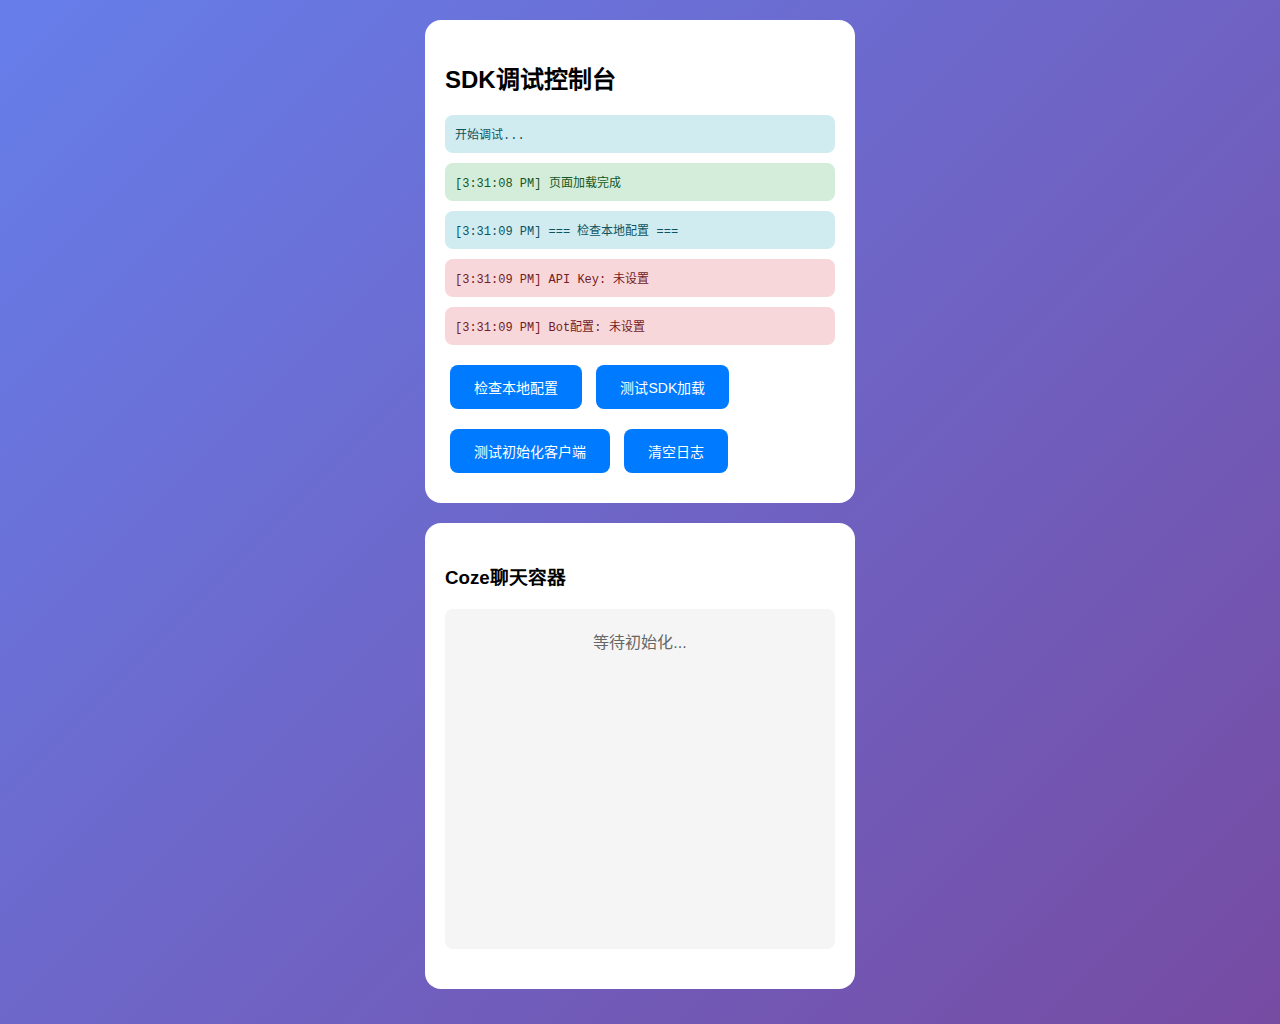
<file: debug-sdk.html>
<!DOCTYPE html>
<html lang="zh-CN">
<head>
    <meta charset="UTF-8">
    <meta name="viewport" content="width=device-width, initial-scale=1.0">
    <title>SDK调试版本</title>
    <style>
        body {
            font-family: sans-serif;
            max-width: 430px;
            margin: 0 auto;
            padding: 20px;
            background: linear-gradient(135deg, #667eea 0%, #764ba2 100%);
            min-height: 100vh;
        }
        
        .debug-container {
            background: white;
            padding: 20px;
            border-radius: 16px;
            margin-bottom: 20px;
        }
        
        .status {
            padding: 10px;
            margin: 10px 0;
            border-radius: 8px;
            font-family: monospace;
            font-size: 12px;
        }
        
        .success { background: #d4edda; color: #155724; }
        .error { background: #f8d7da; color: #721c24; }
        .warning { background: #fff3cd; color: #856404; }
        .info { background: #d1ecf1; color: #0c5460; }
        
        .test-btn {
            background: #007aff;
            color: white;
            padding: 12px 24px;
            border: none;
            border-radius: 8px;
            cursor: pointer;
            margin: 10px 5px;
            font-size: 14px;
        }
        
        .test-btn:hover { background: #0056b3; }
        
        #coze-container {
            background: #f5f5f5;
            min-height: 300px;
            border-radius: 8px;
            margin: 20px 0;
            padding: 20px;
            position: relative;
        }
        
        .spinner {
            width: 24px;
            height: 24px;
            border: 3px solid #f3f3f3;
            border-top: 3px solid #007aff;
            border-radius: 50%;
            animation: spin 1s linear infinite;
            margin: 20px auto;
        }
        
        @keyframes spin {
            0% { transform: rotate(0deg); }
            100% { transform: rotate(360deg); }
        }
    </style>
</head>
<body>
    <div class="debug-container">
        <h2>SDK调试控制台</h2>
        
        <div id="status-log">
            <div class="status info">开始调试...</div>
        </div>
        
        <div>
            <button class="test-btn" onclick="testLocalStorage()">检查本地配置</button>
            <button class="test-btn" onclick="testSDKLoad()">测试SDK加载</button>
            <button class="test-btn" onclick="testInitClient()">测试初始化客户端</button>
            <button class="test-btn" onclick="clearLog()">清空日志</button>
        </div>
    </div>
    
    <div class="debug-container">
        <h3>Coze聊天容器</h3>
        <div id="coze-container">
            <div style="text-align: center; color: #666;">
                等待初始化...
            </div>
        </div>
    </div>

    <script>
        let currentClient = null;
        let sdkLoaded = false;
        
        // 日志记录函数
        function addLog(message, type = 'info') {
            const logContainer = document.getElementById('status-log');
            const timestamp = new Date().toLocaleTimeString();
            const logDiv = document.createElement('div');
            logDiv.className = `status ${type}`;
            logDiv.innerHTML = `[${timestamp}] ${message}`;
            logContainer.appendChild(logDiv);
            logContainer.scrollTop = logContainer.scrollHeight;
            console.log(`[${type.toUpperCase()}] ${message}`);
        }
        
        function clearLog() {
            document.getElementById('status-log').innerHTML = 
                '<div class="status info">日志已清空</div>';
        }
        
        // 检查本地存储配置
        function testLocalStorage() {
            addLog('=== 检查本地配置 ===');
            
            const apiKey = localStorage.getItem('coze_api_key');
            const botMap = localStorage.getItem('bot_map');
            
            addLog(`API Key: ${apiKey ? '已设置 (' + apiKey.substring(0, 10) + '...)' : '未设置'}`, 
                   apiKey ? 'success' : 'error');
            
            if (botMap) {
                try {
                    const parsed = JSON.parse(botMap);
                    addLog(`Bot配置: ${JSON.stringify(parsed, null, 2)}`, 'success');
                } catch (e) {
                    addLog(`Bot配置解析错误: ${e.message}`, 'error');
                }
            } else {
                addLog('Bot配置: 未设置', 'error');
            }
        }
        
        // 测试SDK加载
        function testSDKLoad() {
            addLog('=== 测试SDK加载 ===');
            
            if (typeof CozeWebSDK !== 'undefined') {
                addLog('✅ Coze SDK 已加载', 'success');
                addLog(`SDK版本信息: ${JSON.stringify(Object.keys(CozeWebSDK))}`, 'info');
                sdkLoaded = true;
                return;
            }
            
            addLog('开始加载 Coze SDK...', 'warning');
            const container = document.getElementById('coze-container');
            container.innerHTML = '<div class="spinner"></div><div style="text-align:center;">正在加载SDK...</div>';
            
            const script = document.createElement('script');
            script.src = 'https://lf-cdn.coze.cn/obj/unpkg/flow-platform/chat-app-sdk/1.2.0-beta.10/libs/cn/index.js';
            
            script.onload = function() {
                addLog('✅ Coze SDK 加载成功', 'success');
                if (typeof CozeWebSDK !== 'undefined') {
                    addLog(`SDK对象: ${JSON.stringify(Object.keys(CozeWebSDK))}`, 'info');
                    sdkLoaded = true;
                } else {
                    addLog('❌ SDK加载后仍无法访问 CozeWebSDK 对象', 'error');
                }
                container.innerHTML = '<div style="text-align:center; color:#28a745;">SDK已就绪</div>';
            };
            
            script.onerror = function() {
                addLog('❌ Coze SDK 加载失败', 'error');
                container.innerHTML = '<div style="text-align:center; color:#dc3545;">SDK加载失败</div>';
            };
            
            document.head.appendChild(script);
        }
        
        // 测试初始化客户端
        function testInitClient() {
            addLog('=== 测试初始化客户端 ===');
            
            if (!sdkLoaded || typeof CozeWebSDK === 'undefined') {
                addLog('❌ SDK未加载，请先测试SDK加载', 'error');
                return;
            }
            
            const apiKey = localStorage.getItem('coze_api_key');
            const botMap = JSON.parse(localStorage.getItem('bot_map') || '{}');
            const botId = botMap['libai'] || 'YOUR_LIBAI_BOT_ID';
            
            if (!apiKey || apiKey === 'YOUR_COZE_API_KEY') {
                addLog('❌ API Key 未配置', 'error');
                return;
            }
            
            if (!botId || botId.startsWith('YOUR_')) {
                addLog('❌ 李白的 Bot ID 未配置', 'error');
                return;
            }
            
            addLog(`使用 Bot ID: ${botId}`, 'info');
            addLog(`使用 API Key: ${apiKey.substring(0, 10)}...`, 'info');
            
            try {
                // 销毁之前的客户端
                if (currentClient) {
                    addLog('销毁之前的客户端', 'warning');
                    currentClient.destroy && currentClient.destroy();
                }
                
                addLog('开始创建 WebChatClient...', 'info');
                
                currentClient = new CozeWebSDK.WebChatClient({
                    config: {
                        bot_id: botId,
                    },
                    componentProps: {
                        title: '与李白对话',
                        width: '100%',
                        height: '400px',
                        theme: 'light'
                    },
                    auth: {
                        type: 'token',
                        token: apiKey,
                        onRefreshToken: function () {
                            addLog('正在刷新token...', 'warning');
                            return apiKey;
                        }
                    }
                });
                
                                 addLog('✅ WebChatClient 创建成功', 'success');
                 addLog('开始尝试挂载聊天组件...', 'info');
                 
                 // 清空容器
                 const container = document.getElementById('coze-container');
                 container.innerHTML = '<div style="text-align:center; color:#007aff;">正在挂载聊天组件...</div>';
                 
                 // 尝试不同的挂载方法
                 try {
                     if (currentClient.mount) {
                         addLog('尝试使用 mount 方法挂载...', 'info');
                         currentClient.mount(container);
                         addLog('✅ mount 方法调用成功', 'success');
                     } else if (currentClient.render) {
                         addLog('尝试使用 render 方法挂载...', 'info');
                         currentClient.render(container);
                         addLog('✅ render 方法调用成功', 'success');
                     } else {
                         addLog('⚠️ 未找到 mount 或 render 方法', 'warning');
                         addLog(`客户端方法: ${Object.keys(currentClient)}`, 'info');
                     }
                 } catch (mountError) {
                     addLog(`❌ 挂载方法调用失败: ${mountError.message}`, 'error');
                 }
                 
                 // 检查挂载状态
                 setTimeout(() => {
                     const hasContent = container.innerHTML.includes('iframe') || 
                                      container.children.length > 1 ||
                                      container.querySelector('.coze-chat') !== null ||
                                      container.innerHTML.includes('coze');
                     
                     addLog(`容器子元素数量: ${container.children.length}`, 'info');
                     addLog(`容器内容长度: ${container.innerHTML.length}`, 'info');
                     
                     if (hasContent) {
                         addLog('✅ 聊天组件已成功挂载', 'success');
                     } else {
                         addLog('⚠️ 未检测到聊天组件内容', 'warning');
                         addLog(`容器HTML: ${container.innerHTML.substring(0, 300)}`, 'info');
                     }
                 }, 3000);
                
            } catch (error) {
                addLog(`❌ 创建客户端失败: ${error.message}`, 'error');
                addLog(`错误详情: ${error.stack}`, 'error');
            }
        }
        
        // 页面加载完成后自动检查配置
        document.addEventListener('DOMContentLoaded', function() {
            addLog('页面加载完成', 'success');
            setTimeout(() => {
                testLocalStorage();
            }, 500);
        });
    </script>
</body>
</html>
</file>
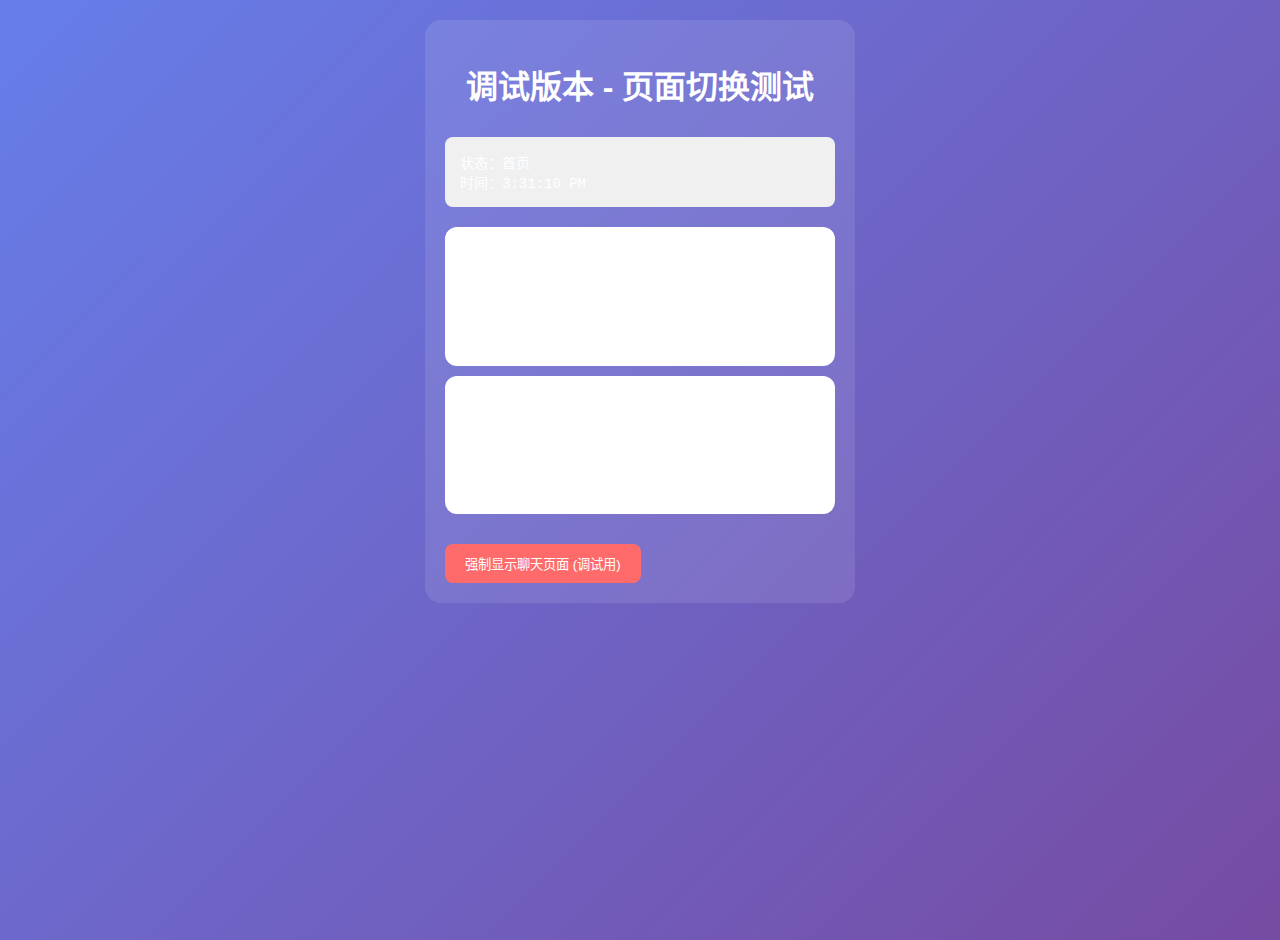
<file: debug-simple.html>
<!DOCTYPE html>
<html lang="zh-CN">
<head>
    <meta charset="UTF-8">
    <meta name="viewport" content="width=device-width, initial-scale=1.0">
    <title>调试版本 - 页面切换测试</title>
    <style>
        body {
            font-family: sans-serif;
            max-width: 430px;
            margin: 0 auto;
            padding: 20px;
            background: linear-gradient(135deg, #667eea 0%, #764ba2 100%);
            min-height: 100vh;
        }
        
        .hidden { display: none; }
        .show { display: block; }
        
        .home-page {
            background: rgba(255,255,255,0.1);
            padding: 20px;
            border-radius: 16px;
            color: white;
        }
        
        .chat-page {
            background: white;
            padding: 20px;
            border-radius: 16px;
            display: none;
        }
        
        .test-card {
            background: white;
            padding: 15px;
            margin: 10px 0;
            border-radius: 12px;
            cursor: pointer;
            text-align: center;
            border: 2px solid transparent;
        }
        
        .test-card:hover {
            border-color: #007aff;
            background: #f0f8ff;
        }
        
        .back-btn {
            background: #007aff;
            color: white;
            padding: 10px 20px;
            border: none;
            border-radius: 8px;
            cursor: pointer;
            margin-bottom: 20px;
        }
        
        .debug-info {
            background: #f0f0f0;
            padding: 15px;
            border-radius: 8px;
            margin: 20px 0;
            font-size: 14px;
            font-family: monospace;
        }
    </style>
</head>
<body>
    <!-- 首页 -->
    <div id="home-page" class="home-page">
        <h1 style="text-align: center; margin-bottom: 30px;">调试版本 - 页面切换测试</h1>
        
        <div class="debug-info" id="debug-home">
            <div>状态：首页</div>
            <div>时间：<span id="time-home"></span></div>
        </div>
        
        <div class="test-card" onclick="testGoToChat('李白')">
            <h3>李白</h3>
            <p>点击测试页面切换</p>
        </div>
        
        <div class="test-card" onclick="testGoToChat('鲁迅')">
            <h3>鲁迅</h3>
            <p>点击测试页面切换</p>
        </div>
        
        <button onclick="forceShowChat()" style="background: #ff6b6b; color: white; padding: 10px 20px; border: none; border-radius: 8px; cursor: pointer; margin-top: 20px;">
            强制显示聊天页面 (调试用)
        </button>
    </div>

    <!-- 聊天页面 -->
    <div id="chat-page" class="chat-page hidden">
        <button class="back-btn" onclick="testGoToHome()">← 返回首页</button>
        
        <div class="debug-info" id="debug-chat">
            <div>状态：聊天页面</div>
            <div>当前角色：<span id="current-char">未设置</span></div>
            <div>时间：<span id="time-chat"></span></div>
        </div>
        
        <h2 id="chat-title">测试聊天页面</h2>
        <div style="background: #f5f5f5; padding: 20px; border-radius: 8px; margin: 20px 0;">
            <p>这里应该显示 Coze 聊天组件</p>
            <p>如果能看到这个页面，说明页面切换功能正常</p>
        </div>
        
        <button onclick="testGoToHome()" style="background: #28a745; color: white; padding: 10px 20px; border: none; border-radius: 8px; cursor: pointer;">
            测试返回首页
        </button>
    </div>

    <script>
        console.log('调试页面开始加载...');
        
        // 更新时间显示
        function updateTime() {
            const now = new Date().toLocaleTimeString();
            const homeTime = document.getElementById('time-home');
            const chatTime = document.getElementById('time-chat');
            if (homeTime) homeTime.textContent = now;
            if (chatTime) chatTime.textContent = now;
        }
        
        // 每秒更新时间
        setInterval(updateTime, 1000);
        updateTime();
        
        // 测试跳转到聊天页面
        function testGoToChat(characterName) {
            console.log('=== 测试跳转到聊天页面 ===');
            console.log('角色:', characterName);
            
            const homePage = document.getElementById('home-page');
            const chatPage = document.getElementById('chat-page');
            
            console.log('首页元素:', homePage);
            console.log('聊天页面元素:', chatPage);
            
            if (!homePage || !chatPage) {
                console.error('页面元素缺失!');
                alert('页面元素缺失! 检查控制台');
                return;
            }
            
            // 隐藏首页
            console.log('隐藏首页...');
            homePage.classList.add('hidden');
            console.log('首页类名:', homePage.className);
            
            // 显示聊天页面
            console.log('显示聊天页面...');
            chatPage.classList.remove('hidden');
            chatPage.classList.add('show');
            console.log('聊天页面类名:', chatPage.className);
            
            // 更新角色信息
            const charSpan = document.getElementById('current-char');
            const chatTitle = document.getElementById('chat-title');
            if (charSpan) charSpan.textContent = characterName;
            if (chatTitle) chatTitle.textContent = `与 ${characterName} 对话`;
            
            console.log('页面切换完成!');
            
            // 检查显示状态
            setTimeout(() => {
                const homeDisplay = window.getComputedStyle(homePage).display;
                const chatDisplay = window.getComputedStyle(chatPage).display;
                console.log('切换后显示状态:');
                console.log('- 首页 display:', homeDisplay);
                console.log('- 聊天页面 display:', chatDisplay);
                
                if (chatDisplay === 'none') {
                    console.error('聊天页面仍然隐藏!');
                    alert('页面切换失败! 聊天页面仍然隐藏，检查控制台');
                }
            }, 100);
        }
        
        // 测试返回首页
        function testGoToHome() {
            console.log('=== 测试返回首页 ===');
            
            const homePage = document.getElementById('home-page');
            const chatPage = document.getElementById('chat-page');
            
            if (!homePage || !chatPage) {
                console.error('页面元素缺失!');
                return;
            }
            
            // 显示首页
            console.log('显示首页...');
            homePage.classList.remove('hidden');
            console.log('首页类名:', homePage.className);
            
            // 隐藏聊天页面
            console.log('隐藏聊天页面...');
            chatPage.classList.add('hidden');
            chatPage.classList.remove('show');
            console.log('聊天页面类名:', chatPage.className);
            
            console.log('返回首页完成!');
        }
        
        // 强制显示聊天页面（调试用）
        function forceShowChat() {
            console.log('=== 强制显示聊天页面 ===');
            const chatPage = document.getElementById('chat-page');
            if (chatPage) {
                chatPage.style.display = 'block';
                chatPage.classList.remove('hidden');
                console.log('强制显示完成');
            }
        }
        
        // 页面加载完成
        document.addEventListener('DOMContentLoaded', function() {
            console.log('调试页面加载完成');
            console.log('首页元素:', document.getElementById('home-page'));
            console.log('聊天页面元素:', document.getElementById('chat-page'));
            updateTime();
        });
        
        console.log('调试脚本加载完成');
    </script>
</body>
</html>
</file>
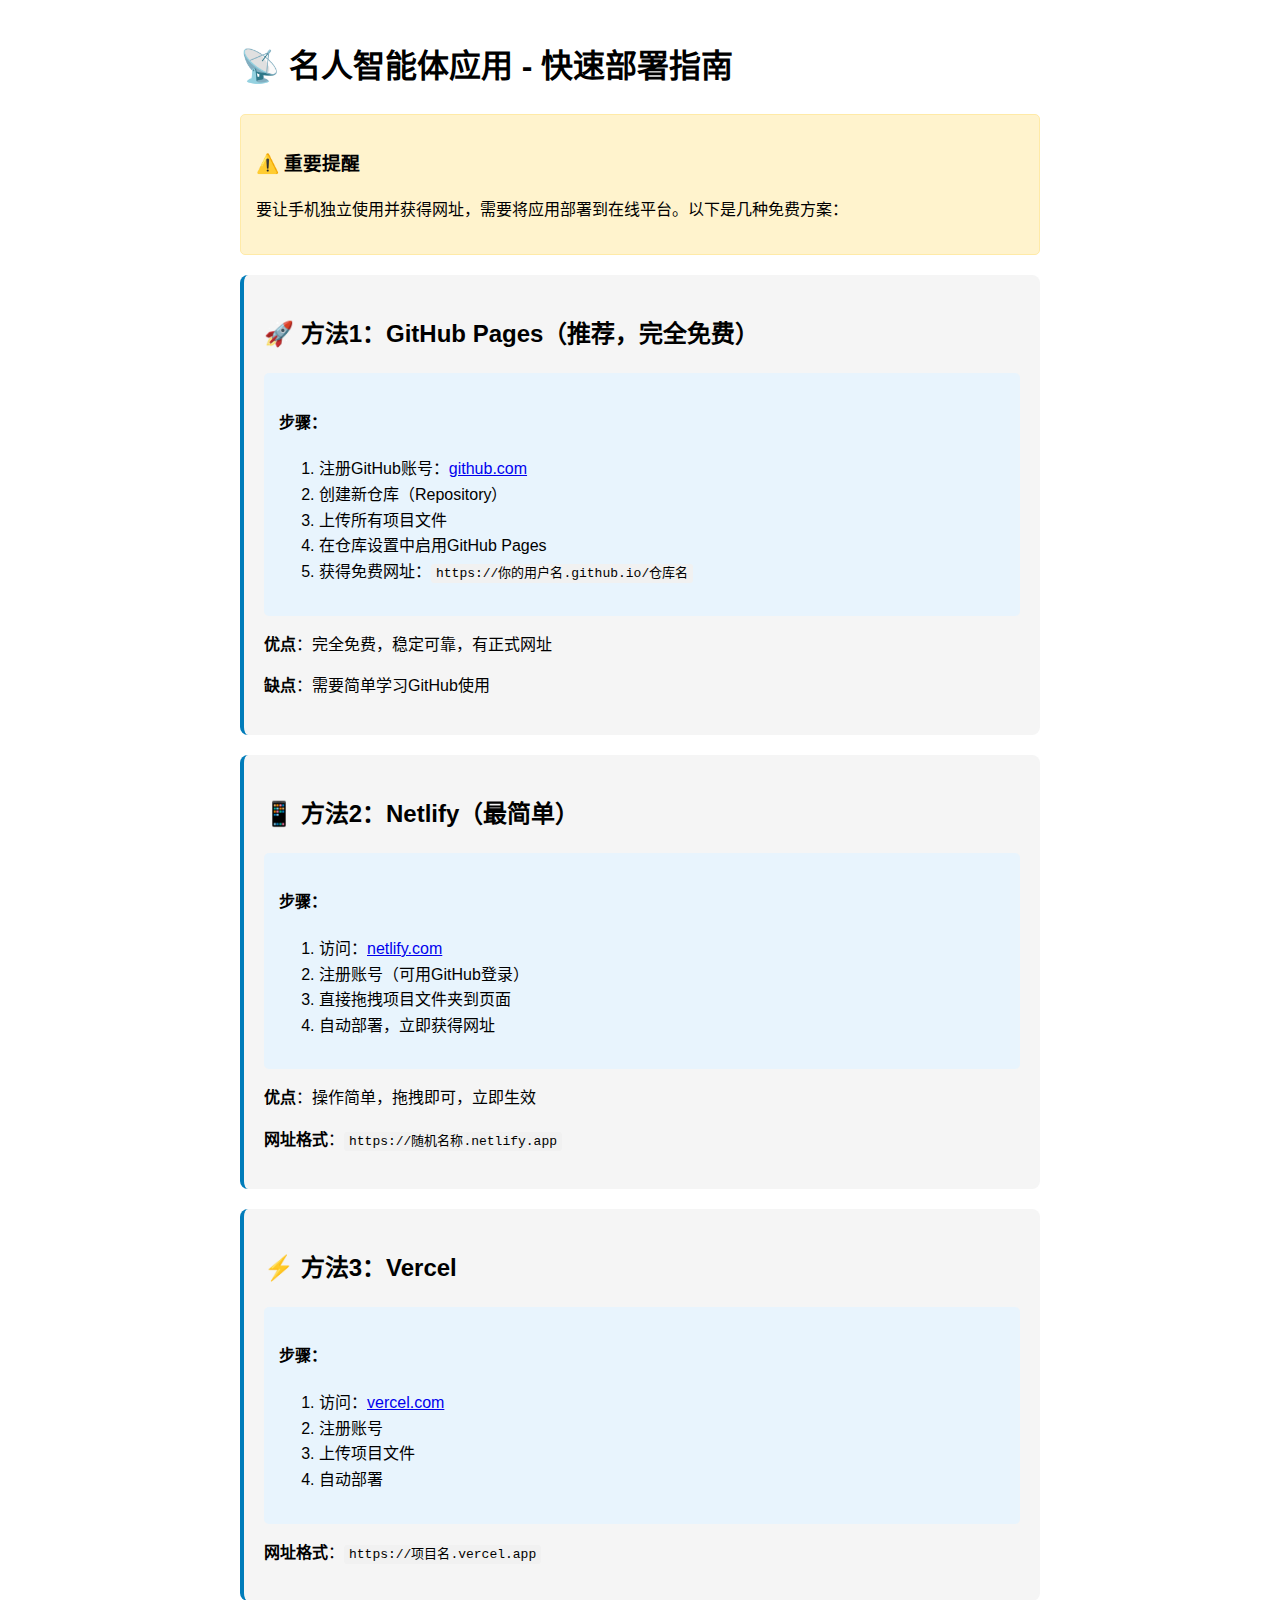
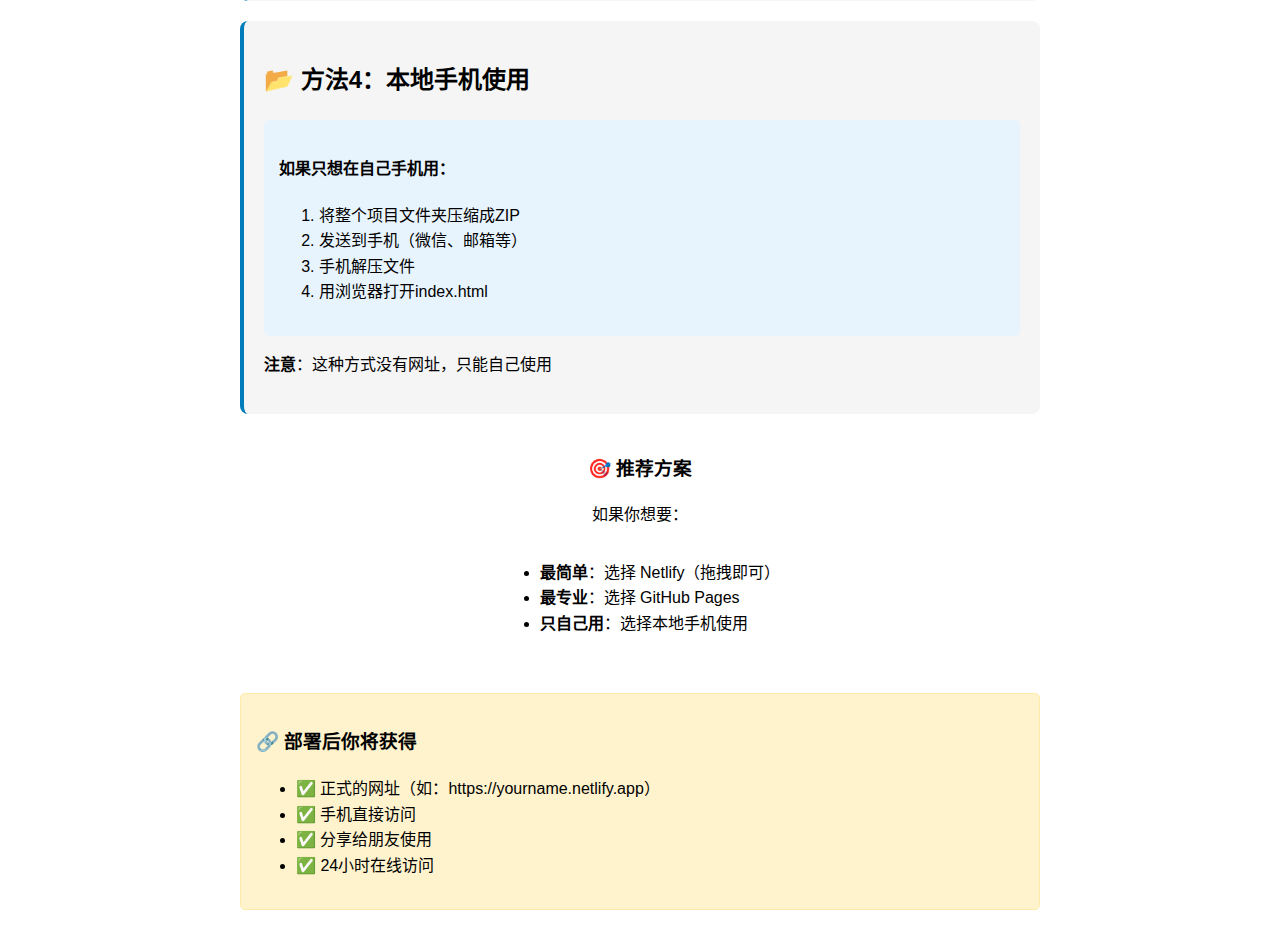
<file: deploy.html>
<!DOCTYPE html>
<html lang="zh-CN">
<head>
    <meta charset="UTF-8">
    <meta name="viewport" content="width=device-width, initial-scale=1.0">
    <title>快速部署指南</title>
    <style>
        body {
            font-family: Arial, sans-serif;
            max-width: 800px;
            margin: 0 auto;
            padding: 20px;
            line-height: 1.6;
        }
        .method {
            background: #f5f5f5;
            padding: 20px;
            margin: 20px 0;
            border-radius: 8px;
            border-left: 4px solid #007cba;
        }
        .steps {
            background: #e8f4fd;
            padding: 15px;
            border-radius: 5px;
            margin: 10px 0;
        }
        .warning {
            background: #fff3cd;
            border: 1px solid #ffeaa7;
            padding: 15px;
            border-radius: 5px;
            margin: 15px 0;
        }
        code {
            background: #f1f1f1;
            padding: 2px 5px;
            border-radius: 3px;
        }
    </style>
</head>
<body>
    <h1>📡 名人智能体应用 - 快速部署指南</h1>
    
    <div class="warning">
        <h3>⚠️ 重要提醒</h3>
        <p>要让手机独立使用并获得网址，需要将应用部署到在线平台。以下是几种免费方案：</p>
    </div>

    <div class="method">
        <h2>🚀 方法1：GitHub Pages（推荐，完全免费）</h2>
        <div class="steps">
            <h4>步骤：</h4>
            <ol>
                <li>注册GitHub账号：<a href="https://github.com" target="_blank">github.com</a></li>
                <li>创建新仓库（Repository）</li>
                <li>上传所有项目文件</li>
                <li>在仓库设置中启用GitHub Pages</li>
                <li>获得免费网址：<code>https://你的用户名.github.io/仓库名</code></li>
            </ol>
        </div>
        <p><strong>优点</strong>：完全免费，稳定可靠，有正式网址</p>
        <p><strong>缺点</strong>：需要简单学习GitHub使用</p>
    </div>

    <div class="method">
        <h2>📱 方法2：Netlify（最简单）</h2>
        <div class="steps">
            <h4>步骤：</h4>
            <ol>
                <li>访问：<a href="https://netlify.com" target="_blank">netlify.com</a></li>
                <li>注册账号（可用GitHub登录）</li>
                <li>直接拖拽项目文件夹到页面</li>
                <li>自动部署，立即获得网址</li>
            </ol>
        </div>
        <p><strong>优点</strong>：操作简单，拖拽即可，立即生效</p>
        <p><strong>网址格式</strong>：<code>https://随机名称.netlify.app</code></p>
    </div>

    <div class="method">
        <h2>⚡ 方法3：Vercel</h2>
        <div class="steps">
            <h4>步骤：</h4>
            <ol>
                <li>访问：<a href="https://vercel.com" target="_blank">vercel.com</a></li>
                <li>注册账号</li>
                <li>上传项目文件</li>
                <li>自动部署</li>
            </ol>
        </div>
        <p><strong>网址格式</strong>：<code>https://项目名.vercel.app</code></p>
    </div>

    <div class="method">
        <h2>📂 方法4：本地手机使用</h2>
        <div class="steps">
            <h4>如果只想在自己手机用：</h4>
            <ol>
                <li>将整个项目文件夹压缩成ZIP</li>
                <li>发送到手机（微信、邮箱等）</li>
                <li>手机解压文件</li>
                <li>用浏览器打开index.html</li>
            </ol>
        </div>
        <p><strong>注意</strong>：这种方式没有网址，只能自己使用</p>
    </div>

    <div style="text-align: center; margin: 40px 0;">
        <h3>🎯 推荐方案</h3>
        <p>如果你想要：</p>
        <ul style="text-align: left; display: inline-block;">
            <li><strong>最简单</strong>：选择 Netlify（拖拽即可）</li>
            <li><strong>最专业</strong>：选择 GitHub Pages</li>
            <li><strong>只自己用</strong>：选择本地手机使用</li>
        </ul>
    </div>

    <div class="warning">
        <h3>🔗 部署后你将获得</h3>
        <ul>
            <li>✅ 正式的网址（如：https://yourname.netlify.app）</li>
            <li>✅ 手机直接访问</li>
            <li>✅ 分享给朋友使用</li>
            <li>✅ 24小时在线访问</li>
        </ul>
    </div>
</body>
</html>
</file>
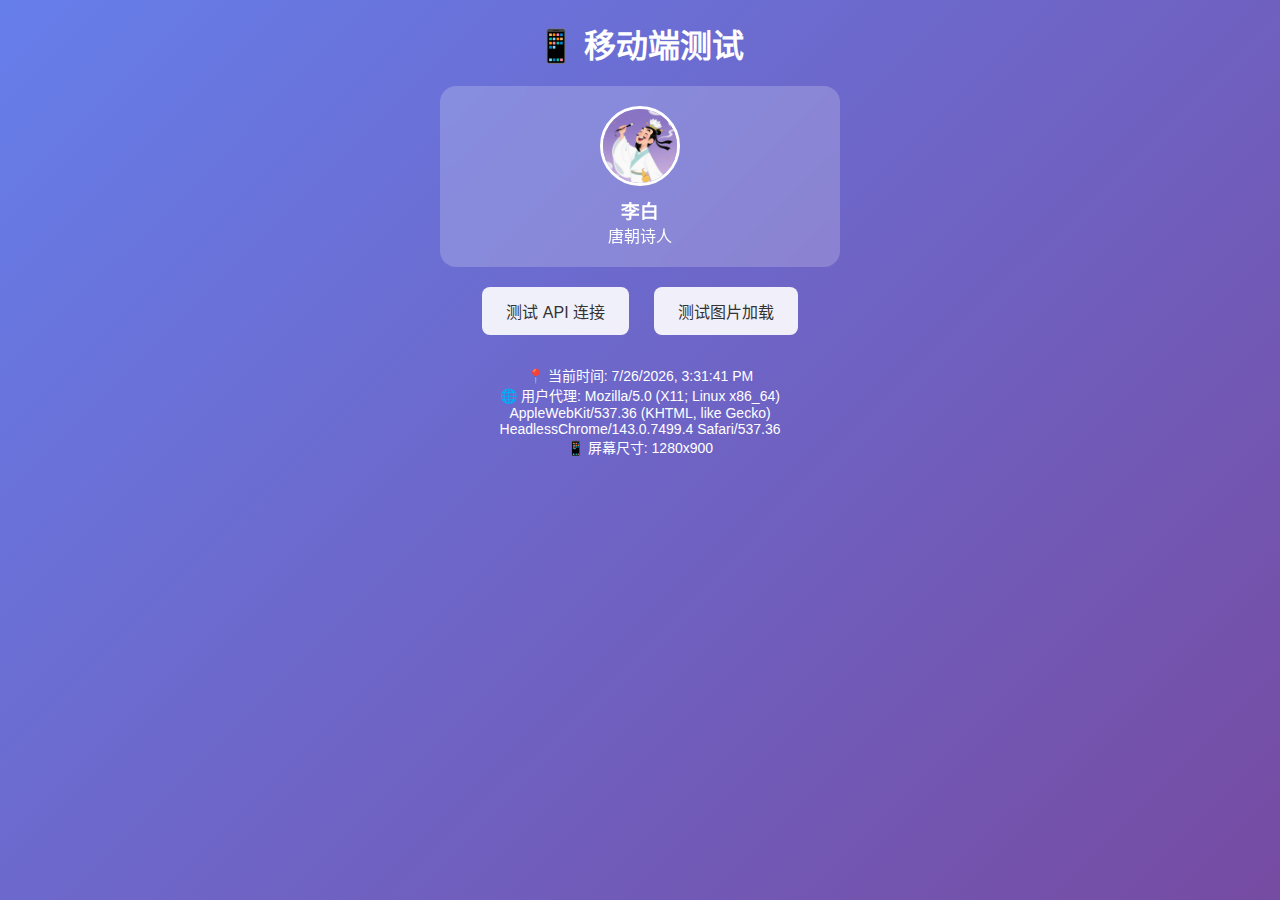
<file: mobile-test.html>
<!DOCTYPE html>
<html lang="zh-CN">
<head>
    <meta charset="UTF-8">
    <meta name="viewport" content="width=device-width, initial-scale=1.0, user-scalable=no">
    <title>移动端测试</title>
    <style>
        * {
            margin: 0;
            padding: 0;
            box-sizing: border-box;
        }
        
        body {
            font-family: -apple-system, BlinkMacSystemFont, 'Segoe UI', sans-serif;
            background: linear-gradient(135deg, #667eea 0%, #764ba2 100%);
            min-height: 100vh;
            padding: 20px;
        }
        
        .container {
            max-width: 400px;
            margin: 0 auto;
            text-align: center;
            color: white;
        }
        
        .title {
            font-size: 2rem;
            margin-bottom: 20px;
        }
        
        .test-card {
            background: rgba(255, 255, 255, 0.2);
            border-radius: 16px;
            padding: 20px;
            margin: 10px 0;
            backdrop-filter: blur(10px);
        }
        
        .avatar {
            width: 80px;
            height: 80px;
            border-radius: 50%;
            margin: 0 auto 10px;
            display: block;
            border: 3px solid white;
        }
        
        .btn {
            background: rgba(255, 255, 255, 0.9);
            color: #333;
            border: none;
            border-radius: 8px;
            padding: 12px 24px;
            font-size: 16px;
            cursor: pointer;
            margin: 10px;
        }
        
        .status {
            margin-top: 20px;
            font-size: 14px;
        }
    </style>
</head>
<body>
    <div class="container">
        <h1 class="title">📱 移动端测试</h1>
        
        <div class="test-card">
            <img class="avatar" src="images/李白.png" alt="李白" onerror="this.src='[data-uri]'">
            <h3>李白</h3>
            <p>唐朝诗人</p>
        </div>
        
        <button class="btn" onclick="testAPI()">测试 API 连接</button>
        <button class="btn" onclick="testImages()">测试图片加载</button>
        
        <div class="status" id="status">
            <p>📍 当前时间: <span id="time"></span></p>
            <p>🌐 用户代理: <span id="useragent"></span></p>
            <p>📱 屏幕尺寸: <span id="screen"></span></p>
        </div>
    </div>

    <script>
        // 显示基本信息
        function updateInfo() {
            document.getElementById('time').textContent = new Date().toLocaleString();
            document.getElementById('useragent').textContent = navigator.userAgent;
            document.getElementById('screen').textContent = `${window.innerWidth}x${window.innerHeight}`;
        }
        
        // 测试API连接
        async function testAPI() {
            const status = document.getElementById('status');
            try {
                status.innerHTML += '<p>🔄 正在测试网络连接...</p>';
                const response = await fetch('https://httpbin.org/get');
                const data = await response.json();
                status.innerHTML += '<p>✅ 网络连接正常</p>';
            } catch (error) {
                status.innerHTML += '<p>❌ 网络连接失败: ' + error.message + '</p>';
            }
        }
        
        // 测试图片加载
        function testImages() {
            const status = document.getElementById('status');
            const img = new Image();
            img.onload = () => {
                status.innerHTML += '<p>✅ 图片加载成功</p>';
            };
            img.onerror = () => {
                status.innerHTML += '<p>❌ 图片加载失败</p>';
            };
            img.src = 'images/李白.png';
        }
        
        // 初始化
        updateInfo();
        setInterval(updateInfo, 5000);
        
        // 错误处理
        window.onerror = function(msg, url, line, col, error) {
            const status = document.getElementById('status');
            status.innerHTML += `<p>❌ JavaScript错误: ${msg}</p>`;
        };
    </script>
</body>
</html>
</file>
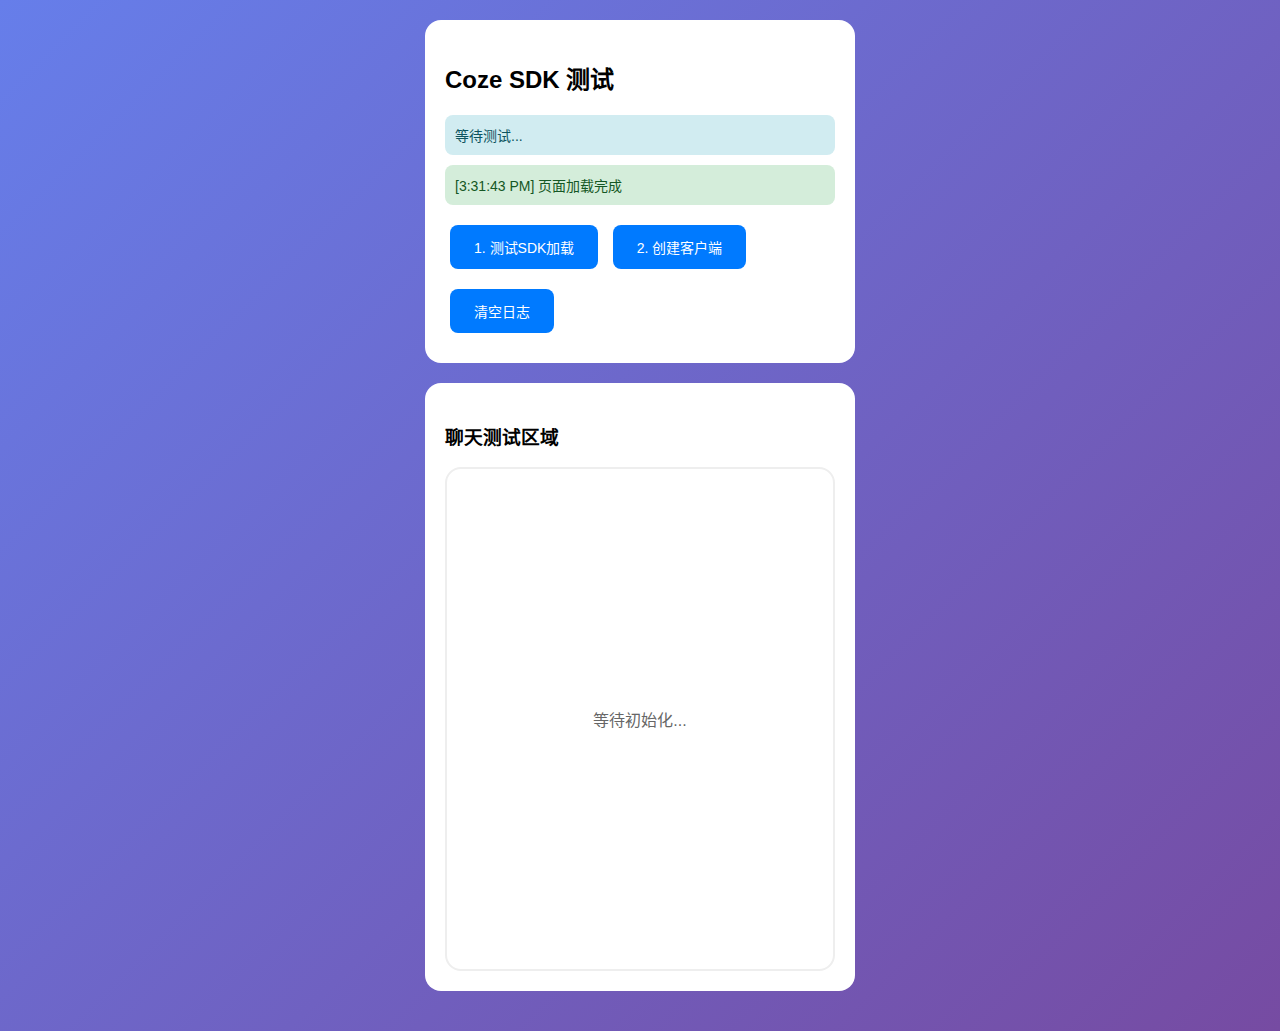
<file: simple-sdk-test.html>
<!DOCTYPE html>
<html lang="zh-CN">
<head>
    <meta charset="UTF-8">
    <meta name="viewport" content="width=device-width, initial-scale=1.0">
    <title>Coze SDK 最简测试</title>
    <style>
        body {
            font-family: -apple-system, BlinkMacSystemFont, sans-serif;
            max-width: 430px;
            margin: 0 auto;
            padding: 20px;
            background: linear-gradient(135deg, #667eea 0%, #764ba2 100%);
            min-height: 100vh;
        }
        
        .test-container {
            background: white;
            border-radius: 16px;
            padding: 20px;
            margin-bottom: 20px;
        }
        
        .chat-container {
            background: white;
            border-radius: 16px;
            height: 500px;
            border: 2px solid #eee;
            position: relative;
        }
        
        .test-btn {
            background: #007aff;
            color: white;
            border: none;
            padding: 12px 24px;
            border-radius: 8px;
            cursor: pointer;
            margin: 10px 5px;
            font-size: 14px;
        }
        
        .status {
            padding: 10px;
            margin: 10px 0;
            border-radius: 8px;
            font-size: 14px;
        }
        
        .success { background: #d4edda; color: #155724; }
        .error { background: #f8d7da; color: #721c24; }
        .info { background: #d1ecf1; color: #0c5460; }
    </style>
</head>
<body>
    <div class="test-container">
        <h2>Coze SDK 测试</h2>
        <div id="status-log">
            <div class="status info">等待测试...</div>
        </div>
        
        <div>
            <button class="test-btn" onclick="testSDKLoad()">1. 测试SDK加载</button>
            <button class="test-btn" onclick="testCreateClient()">2. 创建客户端</button>
            <button class="test-btn" onclick="clearLog()">清空日志</button>
        </div>
    </div>
    
    <div class="test-container">
        <h3>聊天测试区域</h3>
        <div id="chat-container" class="chat-container">
            <div style="display: flex; align-items: center; justify-content: center; height: 100%; color: #666;">
                等待初始化...
            </div>
        </div>
    </div>

    <script>
        let testClient = null;
        
        function addLog(message, type = 'info') {
            const logContainer = document.getElementById('status-log');
            const timestamp = new Date().toLocaleTimeString();
            const logDiv = document.createElement('div');
            logDiv.className = `status ${type}`;
            logDiv.innerHTML = `[${timestamp}] ${message}`;
            logContainer.appendChild(logDiv);
            logContainer.scrollTop = logContainer.scrollHeight;
            console.log(`[${type}] ${message}`);
        }
        
        function clearLog() {
            document.getElementById('status-log').innerHTML = '<div class="status info">日志已清空</div>';
        }
        
        // 1. 测试SDK加载
        function testSDKLoad() {
            addLog('=== 开始测试SDK加载 ===');
            
            if (typeof CozeWebSDK !== 'undefined') {
                addLog('✅ SDK已经加载完成', 'success');
                addLog(`SDK对象: ${Object.keys(CozeWebSDK)}`, 'info');
                return;
            }
            
            addLog('开始加载Coze SDK...', 'info');
            
            const script = document.createElement('script');
            script.src = 'https://lf-cdn.coze.cn/obj/unpkg/flow-platform/chat-app-sdk/1.2.0-beta.10/libs/cn/index.js';
            
            script.onload = function() {
                addLog('✅ SDK加载成功', 'success');
                if (typeof CozeWebSDK !== 'undefined') {
                    addLog(`SDK对象可用: ${Object.keys(CozeWebSDK)}`, 'success');
                } else {
                    addLog('❌ SDK加载后仍无法访问', 'error');
                }
            };
            
            script.onerror = function() {
                addLog('❌ SDK加载失败 - 网络错误或CDN问题', 'error');
            };
            
            document.head.appendChild(script);
        }
        
        // 2. 创建客户端测试
        function testCreateClient() {
            addLog('=== 开始测试客户端创建 ===');
            
            if (typeof CozeWebSDK === 'undefined') {
                addLog('❌ SDK未加载，请先执行步骤1', 'error');
                return;
            }
            
            // 使用localStorage中的配置
            const apiKey = localStorage.getItem('coze_api_key');
            const botMap = JSON.parse(localStorage.getItem('bot_map') || '{}');
            const botId = botMap['libai'] || 'YOUR_LIBAI_BOT_ID';
            
            if (!apiKey || apiKey === 'YOUR_COZE_API_KEY') {
                addLog('❌ API Key未配置', 'error');
                addLog('请先在原版页面配置API Key', 'info');
                return;
            }
            
            if (!botId || botId.startsWith('YOUR_')) {
                addLog('❌ Bot ID未配置', 'error');
                addLog('请先在原版页面配置李白的Bot ID', 'info');
                return;
            }
            
            addLog(`使用API Key: ${apiKey.substring(0, 10)}...`, 'info');
            addLog(`使用Bot ID: ${botId}`, 'info');
            
            try {
                addLog('开始创建WebChatClient...', 'info');
                
                // 最简单的配置
                testClient = new CozeWebSDK.WebChatClient({
                    config: {
                        bot_id: botId
                    },
                    auth: {
                        type: 'token',
                        token: apiKey
                    }
                });
                
                addLog('✅ WebChatClient创建成功', 'success');
                addLog(`客户端方法: ${Object.keys(testClient)}`, 'info');
                
                // 尝试挂载
                const container = document.getElementById('chat-container');
                container.innerHTML = '<div style="text-align: center; padding: 20px; color: #007aff;">正在挂载聊天组件...</div>';
                
                // 等待一下再挂载
                setTimeout(() => {
                    try {
                        // 尝试不同的挂载方式
                        if (typeof testClient.mount === 'function') {
                            addLog('尝试使用mount方法...', 'info');
                            testClient.mount(container);
                            addLog('✅ mount方法调用成功', 'success');
                        } else {
                            addLog('⚠️ 未找到mount方法，等待自动挂载', 'info');
                            addLog(`可用方法: ${Object.keys(testClient)}`, 'info');
                        }
                        
                        // 检查挂载结果
                        setTimeout(() => {
                            const hasContent = container.querySelector('iframe') || 
                                             container.children.length > 1;
                            
                            if (hasContent) {
                                addLog('✅ 聊天组件已挂载', 'success');
                            } else {
                                addLog('⚠️ 未检测到聊天组件', 'error');
                                addLog(`容器内容: ${container.innerHTML.substring(0, 100)}...`, 'info');
                            }
                        }, 3000);
                        
                    } catch (mountError) {
                        addLog(`❌ 挂载失败: ${mountError.message}`, 'error');
                    }
                }, 1000);
                
            } catch (error) {
                addLog(`❌ 客户端创建失败: ${error.message}`, 'error');
            }
        }
        
        // 页面加载时自动开始
        document.addEventListener('DOMContentLoaded', function() {
            addLog('页面加载完成', 'success');
            
            // 自动开始第一步
            setTimeout(() => {
                testSDKLoad();
            }, 1000);
        });
    </script>
</body>
</html>
</file>
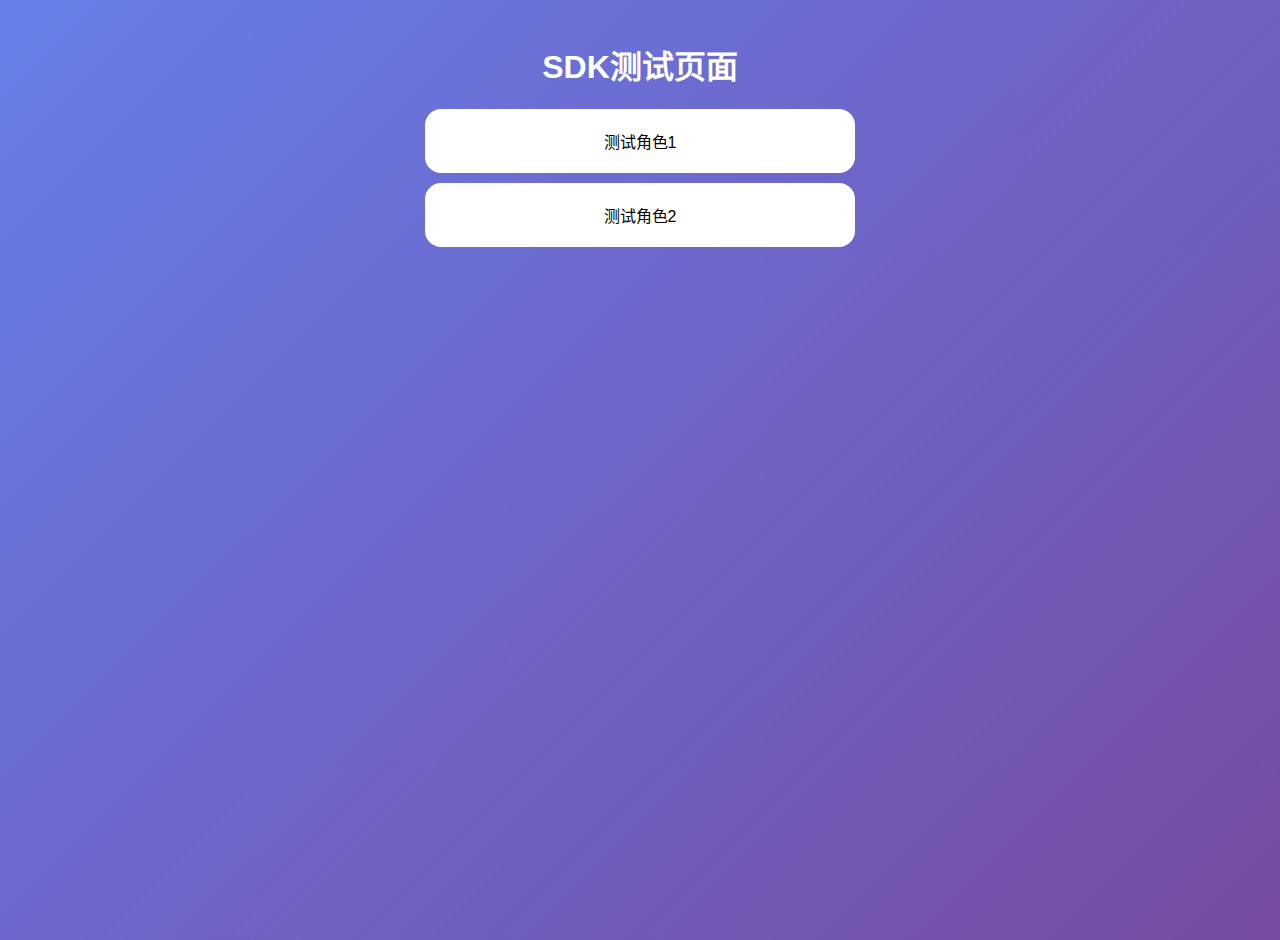
<file: test-sdk.html>
<!DOCTYPE html>
<html lang="zh-CN">
<head>
    <meta charset="UTF-8">
    <meta name="viewport" content="width=device-width, initial-scale=1.0">
    <title>SDK测试页面</title>
    <style>
        body {
            font-family: sans-serif;
            max-width: 430px;
            margin: 0 auto;
            padding: 20px;
            background: linear-gradient(135deg, #667eea 0%, #764ba2 100%);
            min-height: 100vh;
        }
        
        .hidden {
            display: none !important;
        }
        
        .card {
            background: white;
            padding: 20px;
            margin: 10px 0;
            border-radius: 16px;
            cursor: pointer;
            text-align: center;
        }
        
        .card:hover {
            background: #f0f0f0;
        }
        
        .chat-page {
            background: white;
            border-radius: 16px;
            padding: 20px;
            min-height: 400px;
        }
    </style>
</head>
<body>
    <!-- 首页 -->
    <div id="home-page">
        <h1 style="color: white; text-align: center;">SDK测试页面</h1>
        <div id="test-cards">
            <!-- 测试卡片将在这里生成 -->
        </div>
    </div>

    <!-- 聊天页面 -->
    <div id="chat-page" class="hidden">
        <div class="chat-page">
            <button id="back-btn" onclick="showHomePage()">← 返回</button>
            <h2 id="current-name">测试角色</h2>
            <div id="coze-container" style="height: 300px; border: 1px solid #ccc; margin: 20px 0;">
                Coze SDK 聊天组件将在这里加载
            </div>
        </div>
    </div>

    <script>
        // 测试数据
        const testData = [
            { id: 'test1', name: '测试角色1' },
            { id: 'test2', name: '测试角色2' }
        ];

        // 页面加载时初始化
        document.addEventListener('DOMContentLoaded', function() {
            console.log('测试页面加载完成');
            initTest();
        });

        function initTest() {
            const container = document.getElementById('test-cards');
            
            testData.forEach(item => {
                const card = document.createElement('div');
                card.className = 'card';
                card.textContent = item.name;
                card.onclick = () => startTest(item);
                container.appendChild(card);
            });
            
            console.log('测试卡片生成完成');
        }

        function startTest(item) {
            console.log('点击了:', item.name);
            
            // 更新信息
            document.getElementById('current-name').textContent = item.name;
            
            // 切换页面
            showChatPage();
        }

        function showChatPage() {
            console.log('切换到聊天页面');
            document.getElementById('home-page').classList.add('hidden');
            document.getElementById('chat-page').classList.remove('hidden');
        }

        function showHomePage() {
            console.log('返回首页');
            document.getElementById('chat-page').classList.add('hidden');
            document.getElementById('home-page').classList.remove('hidden');
        }
    </script>
</body>
</html>
</file>
